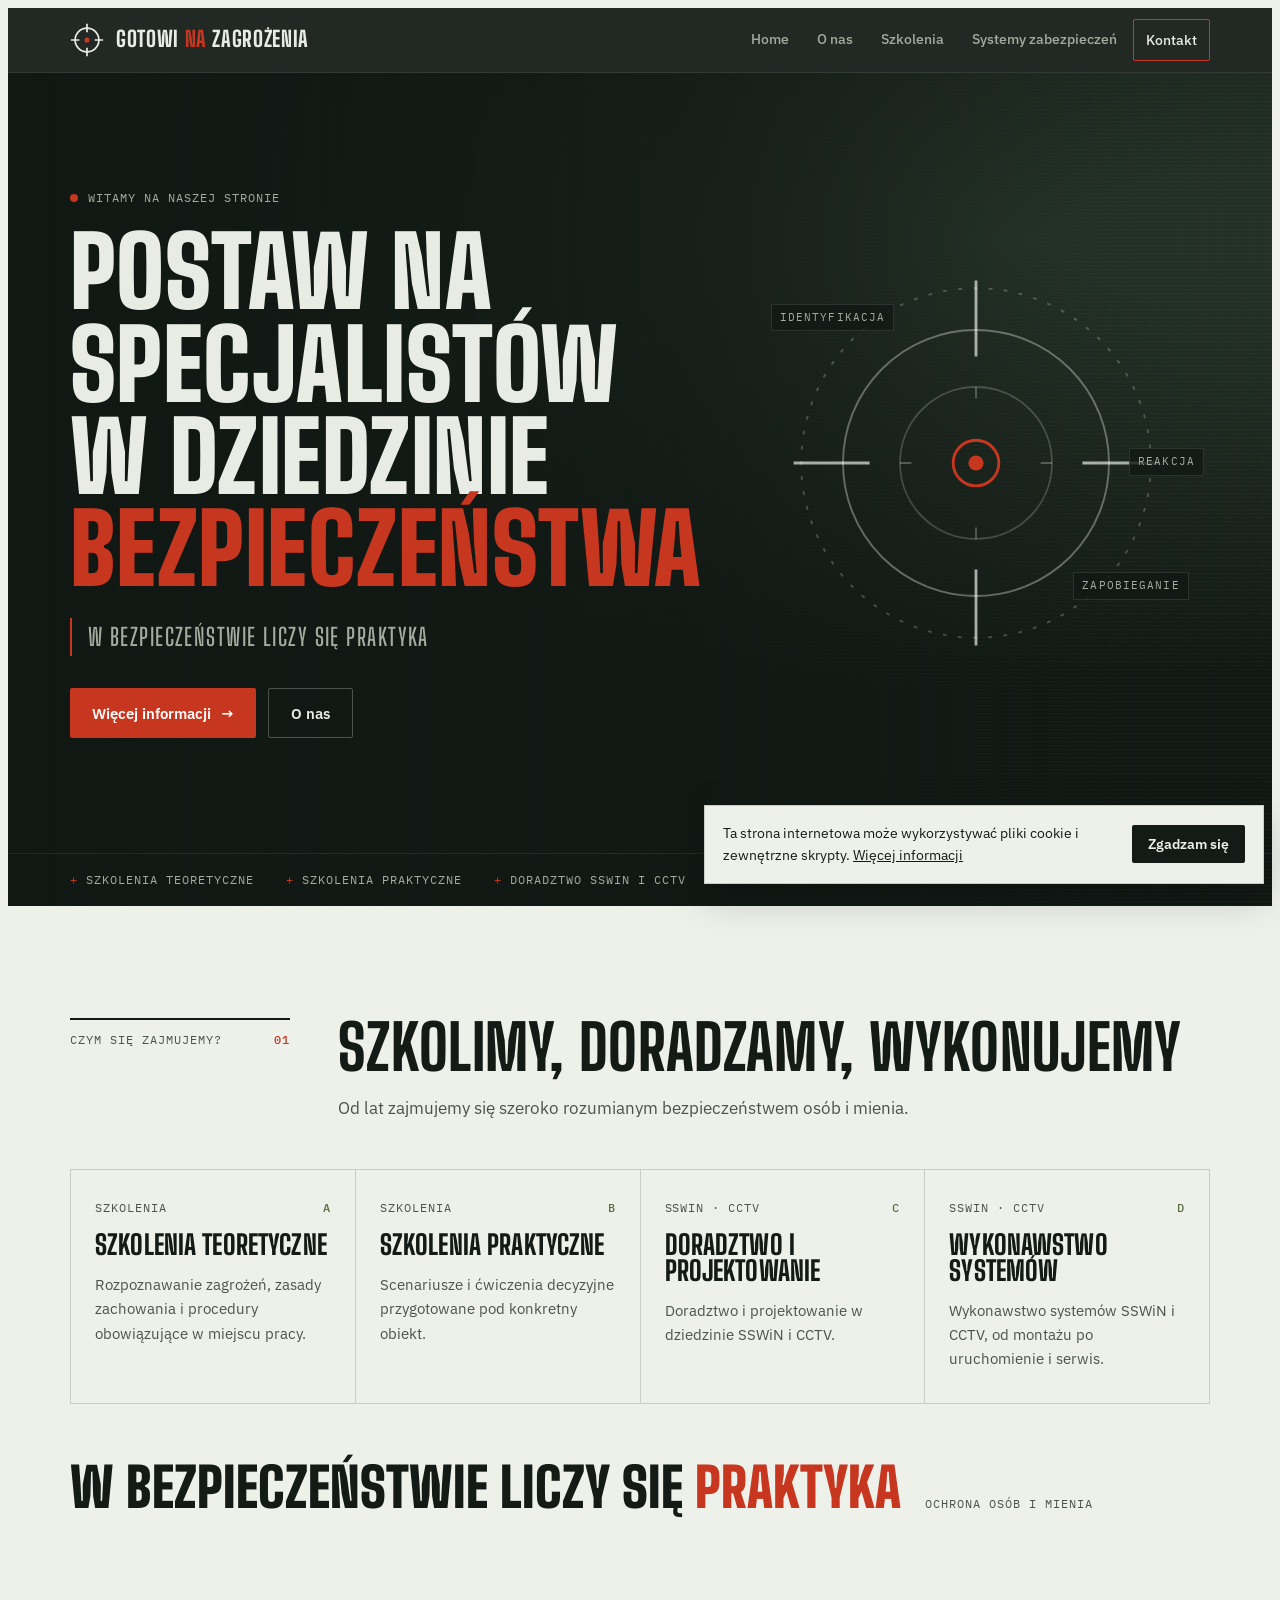
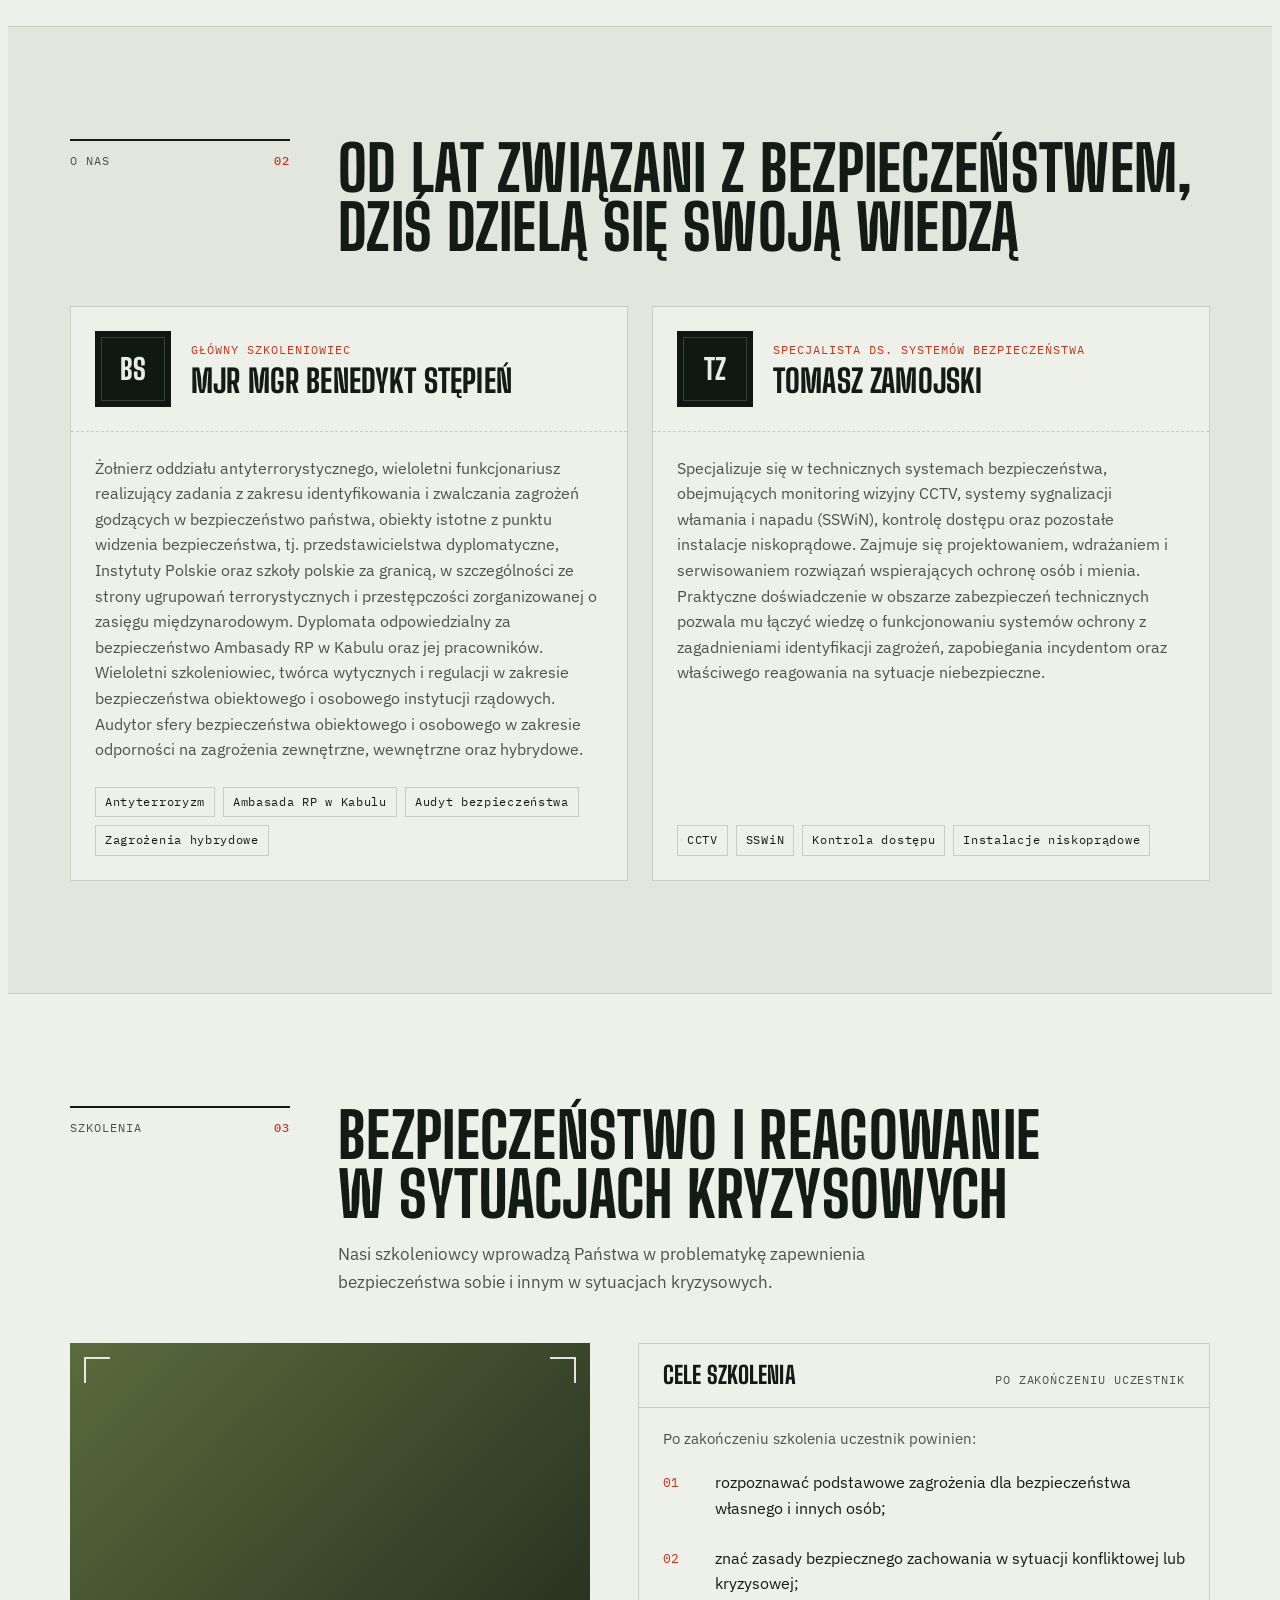
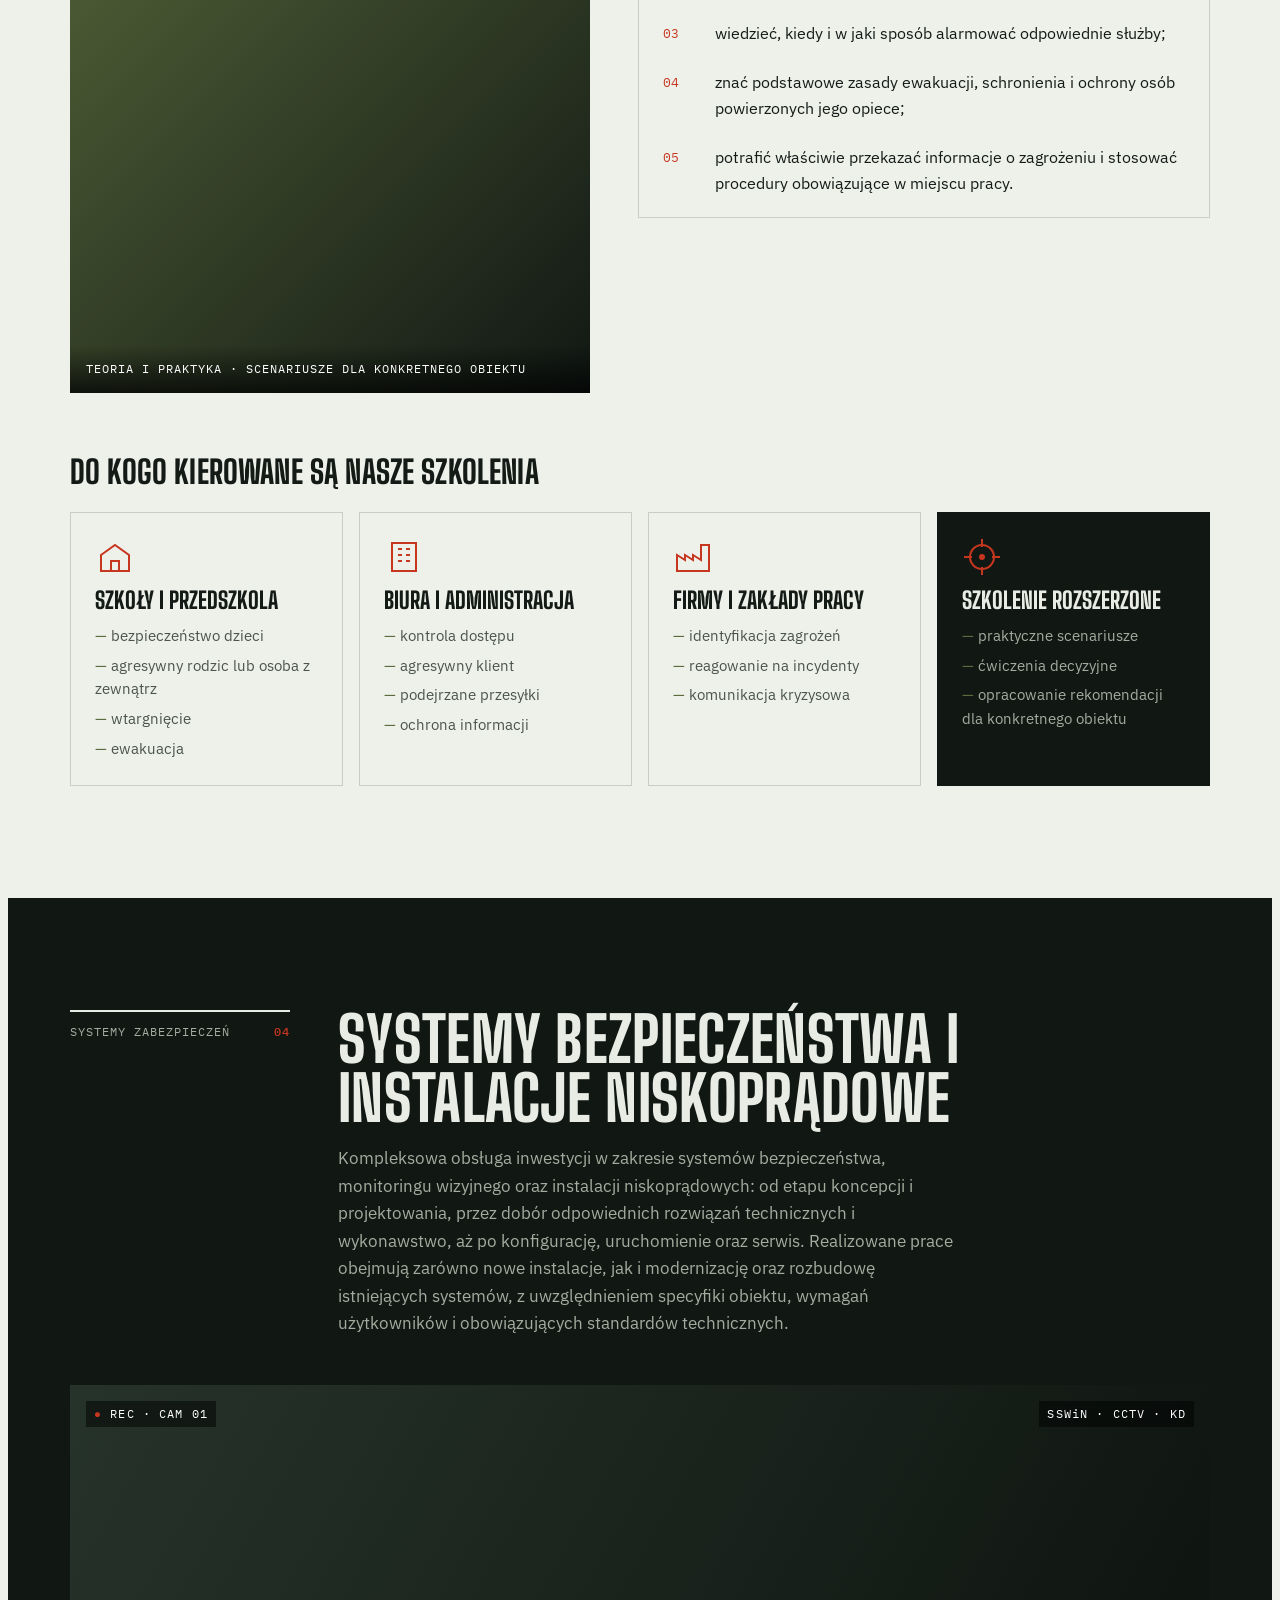
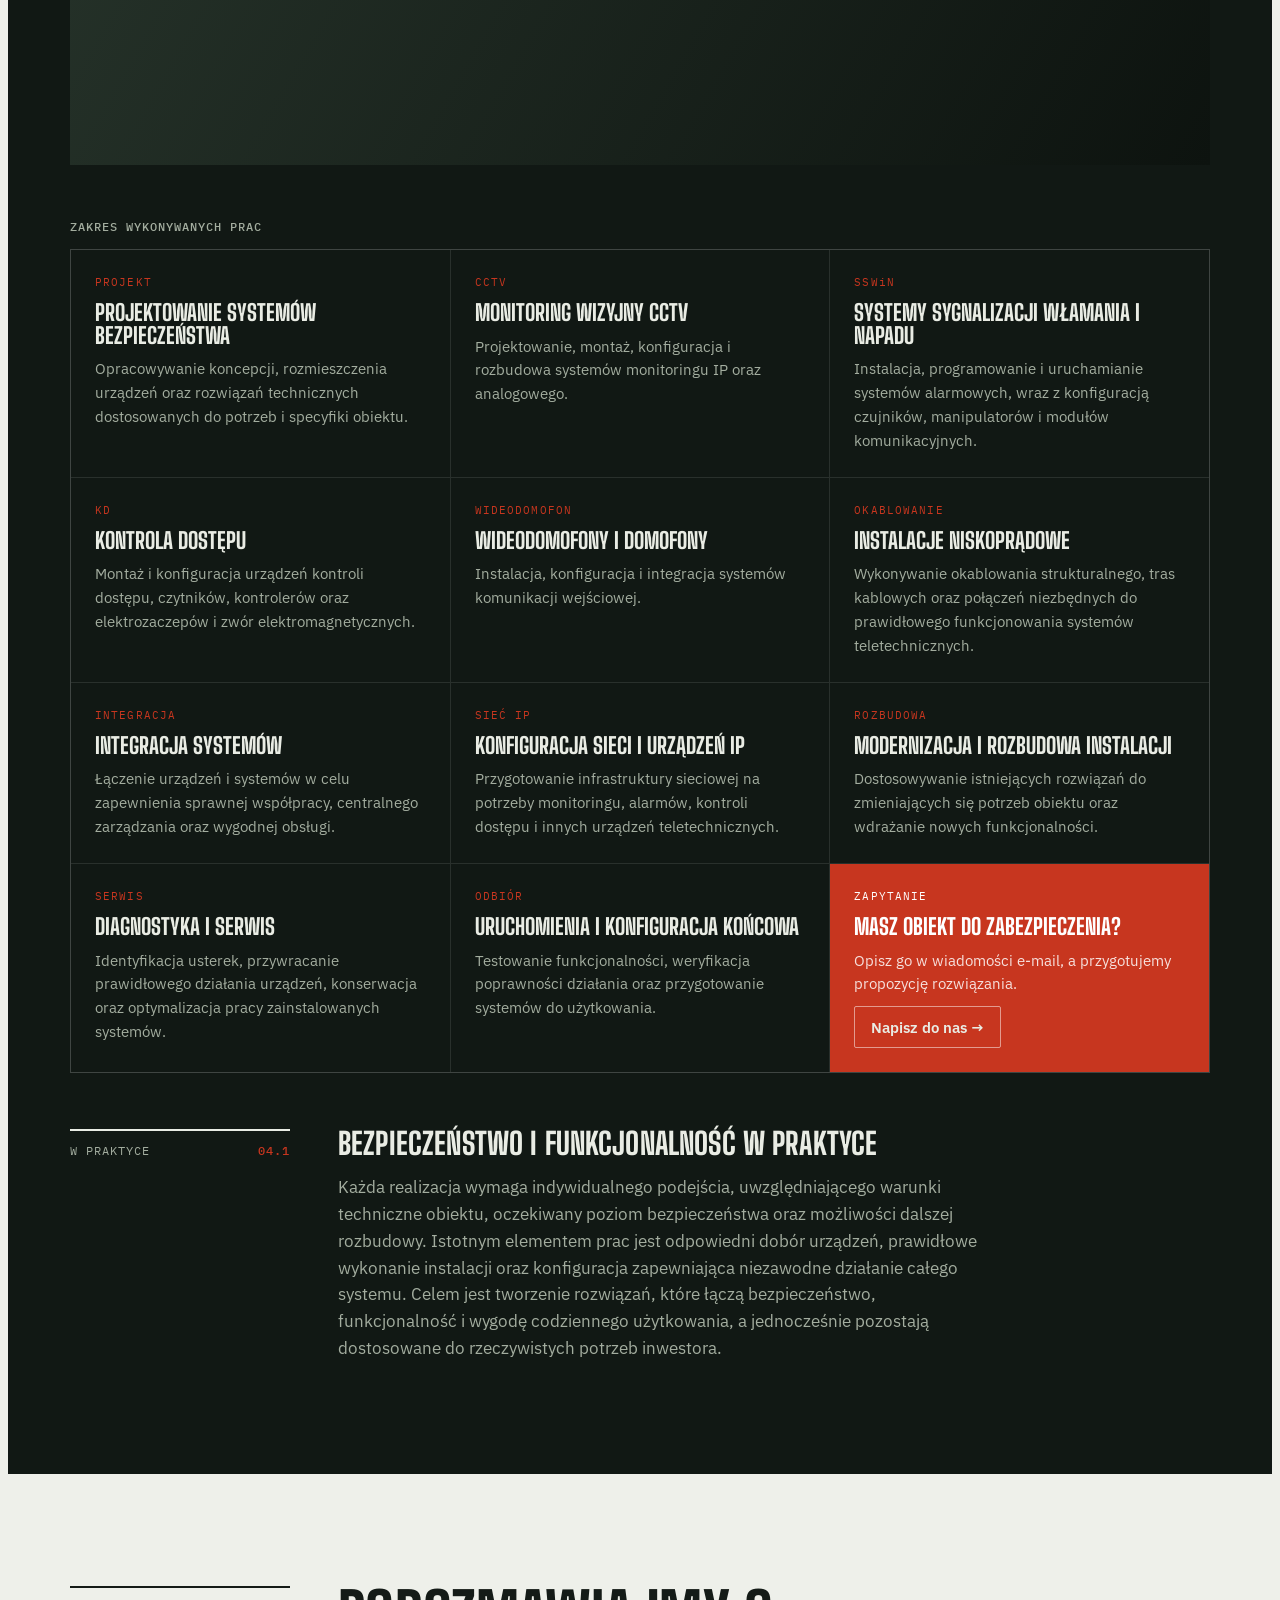
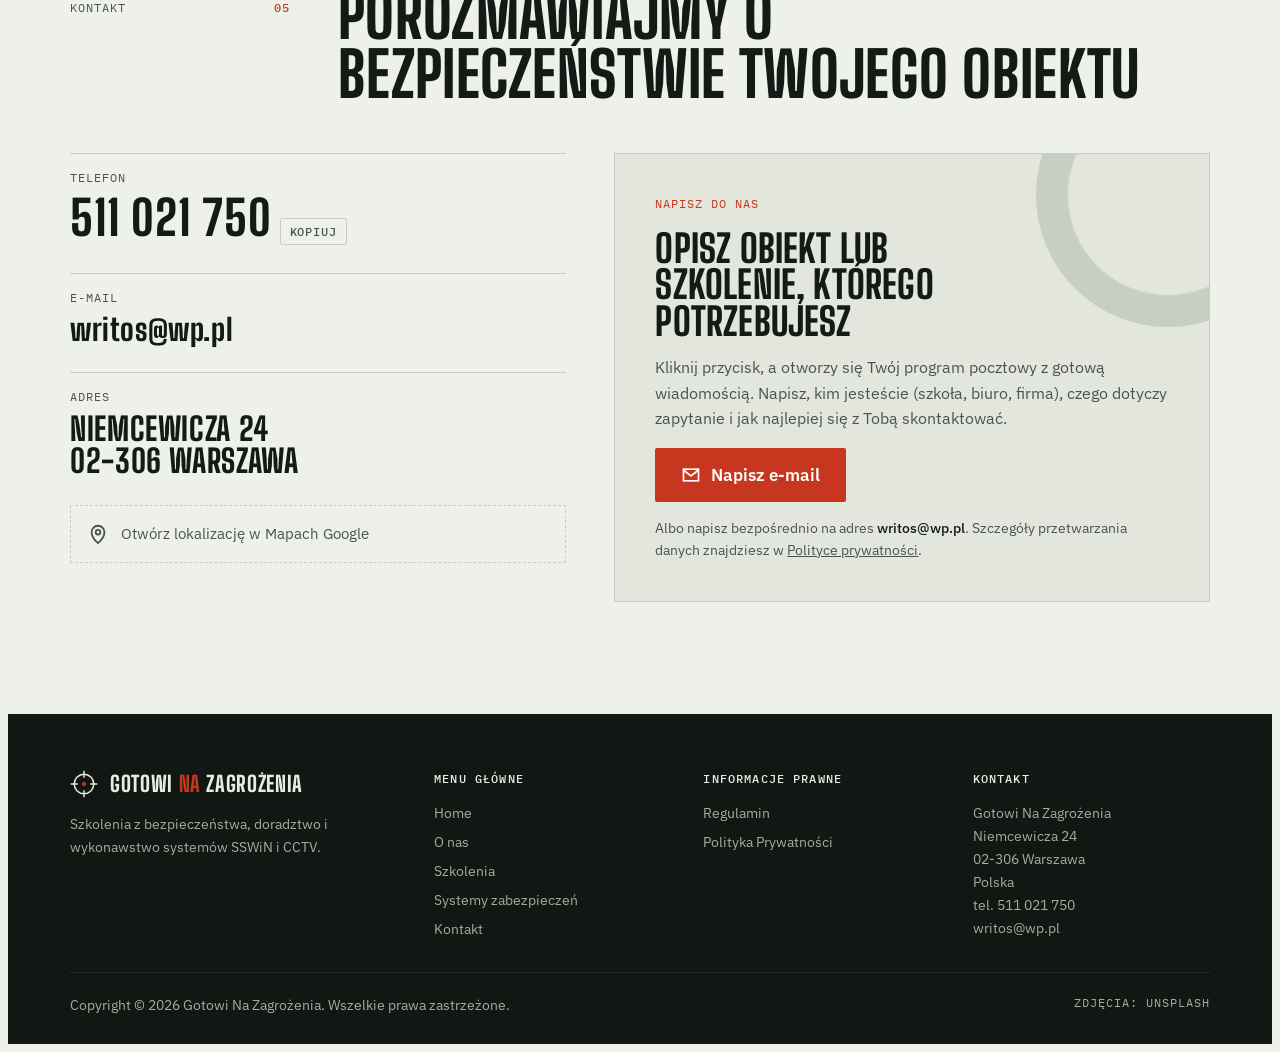
<file: index.html>
<!doctype html>
<html lang="pl">
<head>
<meta charset="utf-8">
<meta name="viewport" content="width=device-width,initial-scale=1,viewport-fit=cover">
<title>Gotowi Na Zagrożenia</title>
<meta name="claude:viewport-fit-sides" content="cover">
<link rel="preconnect" href="https://fonts.googleapis.com">
<link rel="stylesheet" href="https://fonts.googleapis.com/css2?family=Big+Shoulders+Display:wght@600;800;900&family=IBM+Plex+Sans:wght@400;500;600&family=IBM+Plex+Mono:wght@400;500&display=swap">
<link rel="stylesheet" href="styles.css">
</head>
<body>

<header class="top" id="top">
  <div class="wrap">
    <a class="brand" href="#home" aria-label="Gotowi Na Zagrożenia, strona główna">
      <svg width="34" height="34" viewBox="0 0 40 40" fill="none" aria-hidden="true"><circle cx="20" cy="20" r="14" stroke="currentColor" stroke-width="2"/><circle cx="20" cy="20" r="3" fill="var(--signal)"/><path d="M20 1v10M20 29v10M1 20h10M29 20h10" stroke="currentColor" stroke-width="2"/></svg>
      <b>Gotowi <span>Na</span> Zagrożenia</b>
    </a>
    <nav aria-label="Menu główne">
      <button class="burger" type="button" id="burger" aria-expanded="false" aria-controls="menu">MENU</button>
      <ul id="menu">
        <li><a href="#home">Home</a></li>
        <li><a href="#o-nas">O nas</a></li>
        <li><a href="#szkolenia">Szkolenia</a></li>
        <li><a href="#systemy">Systemy zabezpieczeń</a></li>
        <li><a class="cta" href="#kontakt">Kontakt</a></li>
      </ul>
    </nav>
  </div>
</header>
<main>
<section class="hero" id="home">
  <div class="photo"><img src="https://images.unsplash.com/photo-1557597774-9d273605dfa9?w=2000&q=70&auto=format&fit=crop" alt="" onerror="this.remove()"></div>
  <div class="wrap">
    <div>
      <div class="eyebrow mono"><i></i>Witamy na naszej stronie</div>
      <h1>Postaw na specjalistów w&nbsp;dziedzinie <em>bezpieczeństwa</em></h1>
      <p class="lead">W bezpieczeństwie liczy się praktyka</p>
      <div class="btns">
        <a class="btn primary" href="#kontakt">Więcej informacji <span aria-hidden="true">→</span></a>
        <a class="btn ghost" href="#o-nas">O nas</a>
      </div>
    </div>
    <div class="reticle" aria-hidden="true">
      <svg viewBox="0 0 200 200" fill="none">
        <g class="spin" stroke="#ffffff38"><circle cx="100" cy="100" r="92" stroke-dasharray="2 6"/></g>
        <circle cx="100" cy="100" r="70" stroke="#ffffff55"/>
        <circle cx="100" cy="100" r="40" stroke="#ffffff30"/>
        <path d="M100 4v40M100 156v40M4 100h40M156 100h40" stroke="#ffffffa0" stroke-width="1.5"/>
        <g stroke="#ffffff40"><path d="M100 60v6M100 134v6M60 100h6M134 100h6"/></g>
        <circle cx="100" cy="100" r="4" fill="var(--signal)"/>
        <circle cx="100" cy="100" r="12" stroke="var(--signal)" stroke-width="1.5"/>
      </svg>
      <span class="tag t1">IDENTYFIKACJA</span>
      <span class="tag t3">REAKCJA</span>
      <span class="tag t2">ZAPOBIEGANIE</span>
    </div>
  </div>
  <div class="ticker mono"><div class="wrap"><span>Szkolenia teoretyczne</span><span>Szkolenia praktyczne</span><span>Doradztwo SSWiN i CCTV</span><span>Wykonawstwo SSWiN i CCTV</span></div></div>
</section>

<section class="sec" id="uslugi">
  <div class="wrap">
    <div class="sec-head">
      <div class="code mono"><span>Czym się zajmujemy?</span><b>01</b></div>
      <div>
        <h2>Szkolimy, doradzamy, wykonujemy</h2>
        <p>Od lat zajmujemy się szeroko rozumianym bezpieczeństwem osób i mienia.</p>
      </div>
    </div>
    <div class="pillars">
      <article class="pillar"><div class="k mono"><span>Szkolenia</span><b>A</b></div><h3>Szkolenia teoretyczne</h3><p>Rozpoznawanie zagrożeń, zasady zachowania i procedury obowiązujące w miejscu pracy.</p></article>
      <article class="pillar"><div class="k mono"><span>Szkolenia</span><b>B</b></div><h3>Szkolenia praktyczne</h3><p>Scenariusze i ćwiczenia decyzyjne przygotowane pod konkretny obiekt.</p></article>
      <article class="pillar"><div class="k mono"><span>SSWiN · CCTV</span><b>C</b></div><h3>Doradztwo i projektowanie</h3><p>Doradztwo i projektowanie w dziedzinie SSWiN i CCTV.</p></article>
      <article class="pillar"><div class="k mono"><span>SSWiN · CCTV</span><b>D</b></div><h3>Wykonawstwo systemów</h3><p>Wykonawstwo systemów SSWiN i CCTV, od montażu po uruchomienie i serwis.</p></article>
    </div>
    <div class="motto"><strong>W bezpieczeństwie liczy się <span>praktyka</span></strong><small class="mono">Ochrona osób i mienia</small></div>
  </div>
</section>

<section class="sec team" id="o-nas">
  <div class="wrap">
    <div class="sec-head">
      <div class="code mono"><span>O nas</span><b>02</b></div>
      <div><h2>Od lat związani z bezpieczeństwem, dziś dzielą się swoją wiedzą</h2></div>
    </div>
    <div class="people">
      <article class="person">
        <header>
          <div class="badge" aria-hidden="true">BS</div>
          <div><div class="role mono">Główny szkoleniowiec</div><h3>Mjr mgr Benedykt Stępień</h3></div>
        </header>
        <p class="bio">Żołnierz oddziału antyterrorystycznego, wieloletni funkcjonariusz realizujący zadania z zakresu identyfikowania i zwalczania zagrożeń godzących w bezpieczeństwo państwa, obiekty istotne z punktu widzenia bezpieczeństwa, tj. przedstawicielstwa dyplomatyczne, Instytuty Polskie oraz szkoły polskie za granicą, w szczególności ze strony ugrupowań terrorystycznych i przestępczości zorganizowanej o zasięgu międzynarodowym. Dyplomata odpowiedzialny za bezpieczeństwo Ambasady RP w Kabulu oraz jej pracowników. Wieloletni szkoleniowiec, twórca wytycznych i regulacji w zakresie bezpieczeństwa obiektowego i osobowego instytucji rządowych. Audytor sfery bezpieczeństwa obiektowego i osobowego w zakresie odporności na zagrożenia zewnętrzne, wewnętrzne oraz hybrydowe.</p>
        <div class="chips"><span class="chip">Antyterroryzm</span><span class="chip">Ambasada RP w Kabulu</span><span class="chip">Audyt bezpieczeństwa</span><span class="chip">Zagrożenia hybrydowe</span></div>
      </article>
      <article class="person">
        <header>
          <div class="badge" aria-hidden="true">TZ</div>
          <div><div class="role mono">Specjalista ds. systemów bezpieczeństwa</div><h3>Tomasz Zamojski</h3></div>
        </header>
        <p class="bio">Specjalizuje się w technicznych systemach bezpieczeństwa, obejmujących monitoring wizyjny CCTV, systemy sygnalizacji włamania i napadu (SSWiN), kontrolę dostępu oraz pozostałe instalacje niskoprądowe. Zajmuje się projektowaniem, wdrażaniem i serwisowaniem rozwiązań wspierających ochronę osób i mienia. Praktyczne doświadczenie w obszarze zabezpieczeń technicznych pozwala mu łączyć wiedzę o funkcjonowaniu systemów ochrony z zagadnieniami identyfikacji zagrożeń, zapobiegania incydentom oraz właściwego reagowania na sytuacje niebezpieczne.</p>
        <div class="chips"><span class="chip">CCTV</span><span class="chip">SSWiN</span><span class="chip">Kontrola dostępu</span><span class="chip">Instalacje niskoprądowe</span></div>
      </article>
    </div>
  </div>
</section>

<section class="sec" id="szkolenia">
  <div class="wrap">
    <div class="sec-head">
      <div class="code mono"><span>Szkolenia</span><b>03</b></div>
      <div>
        <h2>Bezpieczeństwo i reagowanie w sytuacjach kryzysowych</h2>
        <p>Nasi szkoleniowcy wprowadzą Państwa w problematykę zapewnienia bezpieczeństwa sobie i innym w sytuacjach kryzysowych.</p>
      </div>
    </div>
    <div class="train-grid">
      <figure class="figure" style="margin:0">
        <img src="https://images.unsplash.com/photo-1524178232363-1fb2b075b655?w=1200&q=70&auto=format&fit=crop" alt="Uczestnicy szkolenia na sali wykładowej" onerror="this.remove()">
        <span class="corner c1"></span><span class="corner c2"></span>
        <figcaption class="mono">Teoria i praktyka · scenariusze dla konkretnego obiektu</figcaption>
      </figure>
      <div class="goals">
        <h3>Cele szkolenia <small>Po zakończeniu uczestnik</small></h3>
        <p class="intro">Po zakończeniu szkolenia uczestnik powinien:</p>
        <ol>
          <li>rozpoznawać podstawowe zagrożenia dla bezpieczeństwa własnego i innych osób;</li>
          <li>znać zasady bezpiecznego zachowania w sytuacji konfliktowej lub kryzysowej;</li>
          <li>wiedzieć, kiedy i w jaki sposób alarmować odpowiednie służby;</li>
          <li>znać podstawowe zasady ewakuacji, schronienia i ochrony osób powierzonych jego opiece;</li>
          <li>potrafić właściwie przekazać informacje o zagrożeniu i stosować procedury obowiązujące w miejscu pracy.</li>
        </ol>
      </div>
    </div>
    <div class="audience">
      <h3 class="sub">Do kogo kierowane są nasze szkolenia</h3>
      <div class="aud">
        <article class="card">
          <svg class="ico" viewBox="0 0 40 40" fill="none" stroke="currentColor" stroke-width="2" aria-hidden="true"><path d="M6 18 20 8l14 10v16H6z"/><path d="M16 34V24h8v10"/></svg>
          <h4>Szkoły i przedszkola</h4>
          <ul><li>bezpieczeństwo dzieci</li><li>agresywny rodzic lub osoba z zewnątrz</li><li>wtargnięcie</li><li>ewakuacja</li></ul>
        </article>
        <article class="card">
          <svg class="ico" viewBox="0 0 40 40" fill="none" stroke="currentColor" stroke-width="2" aria-hidden="true"><rect x="8" y="6" width="24" height="28"/><path d="M14 12h4M22 12h4M14 18h4M22 18h4M14 24h4M22 24h4"/></svg>
          <h4>Biura i administracja</h4>
          <ul><li>kontrola dostępu</li><li>agresywny klient</li><li>podejrzane przesyłki</li><li>ochrona informacji</li></ul>
        </article>
        <article class="card">
          <svg class="ico" viewBox="0 0 40 40" fill="none" stroke="currentColor" stroke-width="2" aria-hidden="true"><path d="M4 34V18l8 5v-5l8 5v-5l8 5V8h8v26z"/></svg>
          <h4>Firmy i zakłady pracy</h4>
          <ul><li>identyfikacja zagrożeń</li><li>reagowanie na incydenty</li><li>komunikacja kryzysowa</li></ul>
        </article>
        <article class="card ext">
          <svg class="ico" viewBox="0 0 40 40" fill="none" stroke="currentColor" stroke-width="2" aria-hidden="true"><circle cx="20" cy="20" r="12"/><circle cx="20" cy="20" r="2" fill="currentColor"/><path d="M20 2v8M20 30v8M2 20h8M30 20h8"/></svg>
          <h4>Szkolenie rozszerzone</h4>
          <ul><li>praktyczne scenariusze</li><li>ćwiczenia decyzyjne</li><li>opracowanie rekomendacji dla konkretnego obiektu</li></ul>
        </article>
      </div>
    </div>
  </div>
</section>

<section class="sec systems" id="systemy">
  <div class="wrap">
    <div class="sec-head">
      <div class="code mono"><span>Systemy zabezpieczeń</span><b>04</b></div>
      <div>
        <h2>Systemy bezpieczeństwa i instalacje niskoprądowe</h2>
        <p>Kompleksowa obsługa inwestycji w zakresie systemów bezpieczeństwa, monitoringu wizyjnego oraz instalacji niskoprądowych: od etapu koncepcji i projektowania, przez dobór odpowiednich rozwiązań technicznych i wykonawstwo, aż po konfigurację, uruchomienie oraz serwis. Realizowane prace obejmują zarówno nowe instalacje, jak i modernizację oraz rozbudowę istniejących systemów, z uwzględnieniem specyfiki obiektu, wymagań użytkowników i obowiązujących standardów technicznych.</p>
      </div>
    </div>
    <div class="sys-band">
      <img src="https://images.unsplash.com/photo-1558002038-1055907df827?w=2000&q=70&auto=format&fit=crop" alt="Kamera monitoringu zamontowana na budynku" onerror="this.remove()">
      <div class="hud"><span class="rec">REC · CAM 01</span><span>SSWiN · CCTV · KD</span></div>
    </div>
    <h3 class="mono" style="font-family:var(--mono);font-size:.78rem;font-weight:500;color:var(--on-night-2);margin:0 0 16px">Zakres wykonywanych prac</h3>
    <ul class="scope">
      <li><span class="tag">PROJEKT</span><h4>Projektowanie systemów bezpieczeństwa</h4><p>Opracowywanie koncepcji, rozmieszczenia urządzeń oraz rozwiązań technicznych dostosowanych do potrzeb i specyfiki obiektu.</p></li>
      <li><span class="tag">CCTV</span><h4>Monitoring wizyjny CCTV</h4><p>Projektowanie, montaż, konfiguracja i rozbudowa systemów monitoringu IP oraz analogowego.</p></li>
      <li><span class="tag">SSWiN</span><h4>Systemy sygnalizacji włamania i napadu</h4><p>Instalacja, programowanie i uruchamianie systemów alarmowych, wraz z konfiguracją czujników, manipulatorów i modułów komunikacyjnych.</p></li>
      <li><span class="tag">KD</span><h4>Kontrola dostępu</h4><p>Montaż i konfiguracja urządzeń kontroli dostępu, czytników, kontrolerów oraz elektrozaczepów i zwór elektromagnetycznych.</p></li>
      <li><span class="tag">WIDEODOMOFON</span><h4>Wideodomofony i domofony</h4><p>Instalacja, konfiguracja i integracja systemów komunikacji wejściowej.</p></li>
      <li><span class="tag">OKABLOWANIE</span><h4>Instalacje niskoprądowe</h4><p>Wykonywanie okablowania strukturalnego, tras kablowych oraz połączeń niezbędnych do prawidłowego funkcjonowania systemów teletechnicznych.</p></li>
      <li><span class="tag">INTEGRACJA</span><h4>Integracja systemów</h4><p>Łączenie urządzeń i systemów w celu zapewnienia sprawnej współpracy, centralnego zarządzania oraz wygodnej obsługi.</p></li>
      <li><span class="tag">SIEĆ IP</span><h4>Konfiguracja sieci i urządzeń IP</h4><p>Przygotowanie infrastruktury sieciowej na potrzeby monitoringu, alarmów, kontroli dostępu i innych urządzeń teletechnicznych.</p></li>
      <li><span class="tag">ROZBUDOWA</span><h4>Modernizacja i rozbudowa instalacji</h4><p>Dostosowywanie istniejących rozwiązań do zmieniających się potrzeb obiektu oraz wdrażanie nowych funkcjonalności.</p></li>
      <li><span class="tag">SERWIS</span><h4>Diagnostyka i serwis</h4><p>Identyfikacja usterek, przywracanie prawidłowego działania urządzeń, konserwacja oraz optymalizacja pracy zainstalowanych systemów.</p></li>
      <li><span class="tag">ODBIÓR</span><h4>Uruchomienia i konfiguracja końcowa</h4><p>Testowanie funkcjonalności, weryfikacja poprawności działania oraz przygotowanie systemów do użytkowania.</p></li>
      <li style="background:var(--signal);color:#fff;justify-content:space-between"><span class="tag" style="color:#fff">ZAPYTANIE</span><h4>Masz obiekt do zabezpieczenia?</h4><p style="color:#ffffffd8">Opisz go w wiadomości e-mail, a przygotujemy propozycję rozwiązania.</p><a class="btn ghost" style="border-color:#ffffff80;justify-self:start;align-self:flex-start;padding:10px 16px" href="#kontakt">Napisz do nas →</a></li>
    </ul>
    <div class="practice">
      <div class="code mono"><span>W praktyce</span><b>04.1</b></div>
      <div>
        <h3 style="margin-bottom:16px">Bezpieczeństwo i funkcjonalność w praktyce</h3>
        <p>Każda realizacja wymaga indywidualnego podejścia, uwzględniającego warunki techniczne obiektu, oczekiwany poziom bezpieczeństwa oraz możliwości dalszej rozbudowy. Istotnym elementem prac jest odpowiedni dobór urządzeń, prawidłowe wykonanie instalacji oraz konfiguracja zapewniająca niezawodne działanie całego systemu. Celem jest tworzenie rozwiązań, które łączą bezpieczeństwo, funkcjonalność i wygodę codziennego użytkowania, a jednocześnie pozostają dostosowane do rzeczywistych potrzeb inwestora.</p>
      </div>
    </div>
  </div>
</section>

<section class="sec" id="kontakt">
  <div class="wrap">
    <div class="sec-head">
      <div class="code mono"><span>Kontakt</span><b>05</b></div>
      <div><h2>Porozmawiajmy o bezpieczeństwie Twojego obiektu</h2></div>
    </div>
    <div class="contact-grid">
      <div class="info">
        <div class="row"><span class="mono">Telefon</span><div><span class="big" id="phone">511 021 750</span><button class="copy" type="button" id="copyPhone">KOPIUJ</button></div></div>
        <div class="row"><span class="mono">E-mail</span><span class="big" style="font-size:clamp(1.4rem,3vw,1.9rem);text-transform:none">writos@wp.pl</span></div>
        <div class="row"><span class="mono">Adres</span><address class="big" style="font-size:clamp(1.5rem,3vw,2rem);font-style:normal">Niemcewicza 24<br>02-306 Warszawa</address></div>
        <a class="map" href="https://www.google.com/maps/search/?api=1&query=Niemcewicza+24,+02-306+Warszawa" target="_blank" rel="noopener">
          <svg width="22" height="22" viewBox="0 0 24 24" fill="none" stroke="currentColor" stroke-width="2" aria-hidden="true"><path d="M12 22s7-6.2 7-12a7 7 0 1 0-14 0c0 5.8 7 12 7 12z"/><circle cx="12" cy="10" r="2.5"/></svg>
          Otwórz lokalizację w Mapach Google
        </a>
      </div>
      <div class="mailbox">
        <span class="mono">Napisz do nas</span>
        <h3>Opisz obiekt lub szkolenie, którego potrzebujesz</h3>
        <p>Kliknij przycisk, a otworzy się Twój program pocztowy z gotową wiadomością. Napisz, kim jesteście (szkoła, biuro, firma), czego dotyczy zapytanie i jak najlepiej się z Tobą skontaktować.</p>
        <a class="btn primary btn-mail" href="mailto:writos@wp.pl?subject=Zapytanie%20ze%20strony%20gotowinazagrozenia.pl&amp;body=Dzie%C5%84%20dobry%2C%0A%0A">
          <svg width="20" height="20" viewBox="0 0 24 24" fill="none" stroke="currentColor" stroke-width="2" aria-hidden="true"><rect x="3" y="5" width="18" height="14"/><path d="m3 6 9 7 9-7"/></svg>
          Napisz e-mail
        </a>
        <small>Albo napisz bezpośrednio na adres <b>writos@wp.pl</b>. Szczegóły przetwarzania danych znajdziesz w <a href="polityka-prywatnosci.html">Polityce prywatności</a>.</small>
      </div>
    </div>
  </div>
</section>
</main>

<footer>
  <div class="wrap">
    <div>
      <a class="brand" href="#home" style="color:var(--on-night);margin-bottom:14px">
        <svg width="28" height="28" viewBox="0 0 40 40" fill="none" aria-hidden="true"><circle cx="20" cy="20" r="14" stroke="currentColor" stroke-width="2"/><circle cx="20" cy="20" r="3" fill="var(--signal)"/><path d="M20 1v10M20 29v10M1 20h10M29 20h10" stroke="currentColor" stroke-width="2"/></svg>
        <b>Gotowi <span>Na</span> Zagrożenia</b>
      </a>
      <p style="margin:0;max-width:34ch">Szkolenia z bezpieczeństwa, doradztwo i wykonawstwo systemów SSWiN i CCTV.</p>
    </div>
    <div><h5>Menu główne</h5><ul><li><a href="#home">Home</a></li><li><a href="#o-nas">O nas</a></li><li><a href="#szkolenia">Szkolenia</a></li><li><a href="#systemy">Systemy zabezpieczeń</a></li><li><a href="#kontakt">Kontakt</a></li></ul></div>
    <div><h5>Informacje prawne</h5><ul><li><a href="regulamin.html">Regulamin</a></li><li><a href="polityka-prywatnosci.html">Polityka Prywatności</a></li></ul></div>
    <div><h5>Kontakt</h5><address>Gotowi Na Zagrożenia<br>Niemcewicza 24<br>02-306 Warszawa<br>Polska<br>tel. 511 021 750<br>writos@wp.pl</address></div>
    <div class="legal"><span>Copyright © 2026 Gotowi Na Zagrożenia. Wszelkie prawa zastrzeżone.</span><span class="mono">Zdjęcia: Unsplash</span></div>
  </div>
</footer>
<div class="cookie" id="cookie" role="region" aria-label="Pliki cookie">
  <p>Ta strona internetowa może wykorzystywać pliki cookie i zewnętrzne skrypty. <a href="polityka-prywatnosci.html">Więcej informacji</a></p>
  <button type="button" id="cookieOk">Zgadzam się</button>
</div>

<script>
(function(){
  var top=document.getElementById('top'),b=document.getElementById('burger');
  b.addEventListener('click',function(){var o=top.classList.toggle('open');b.setAttribute('aria-expanded',o)});
  document.querySelectorAll('#menu a').forEach(function(a){a.addEventListener('click',function(){top.classList.remove('open');b.setAttribute('aria-expanded','false')})});
  var c=document.getElementById('cookie');
  try{if(localStorage.getItem('gnz-cookie'))c.hidden=true}catch(e){}
  document.getElementById('cookieOk').addEventListener('click',function(){c.hidden=true;try{localStorage.setItem('gnz-cookie','1')}catch(e){}});
  var cp=document.getElementById('copyPhone');if(cp)cp.addEventListener('click',function(){
    var btn=this,t='511021750';
    function done(){btn.textContent='SKOPIOWANO';setTimeout(function(){btn.textContent='KOPIUJ'},1600)}
    function sel(){var r=document.createRange();r.selectNodeContents(document.getElementById('phone'));var s=getSelection();s.removeAllRanges();s.addRange(r)}
    try{navigator.clipboard.writeText(t).then(done,sel)}catch(e){sel()}
  });
})();
</script>
</body>
</html>
</file>
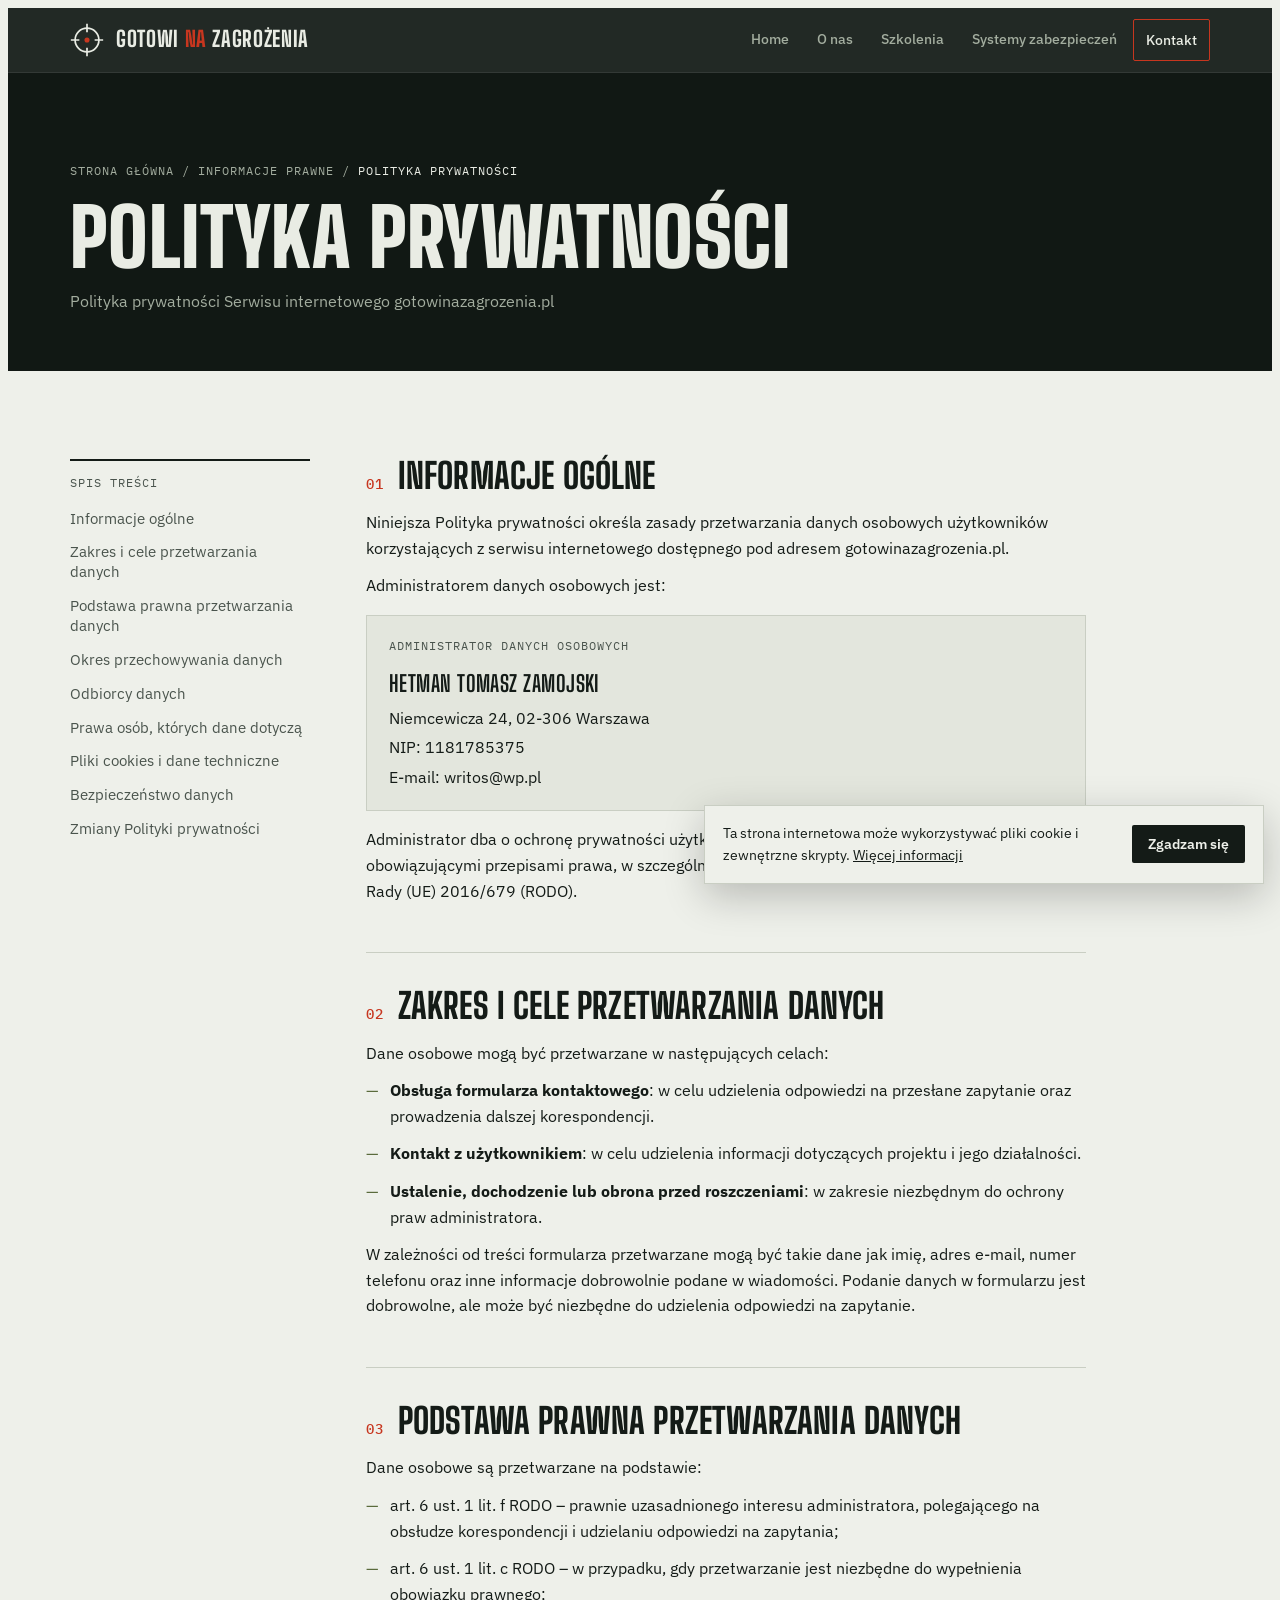
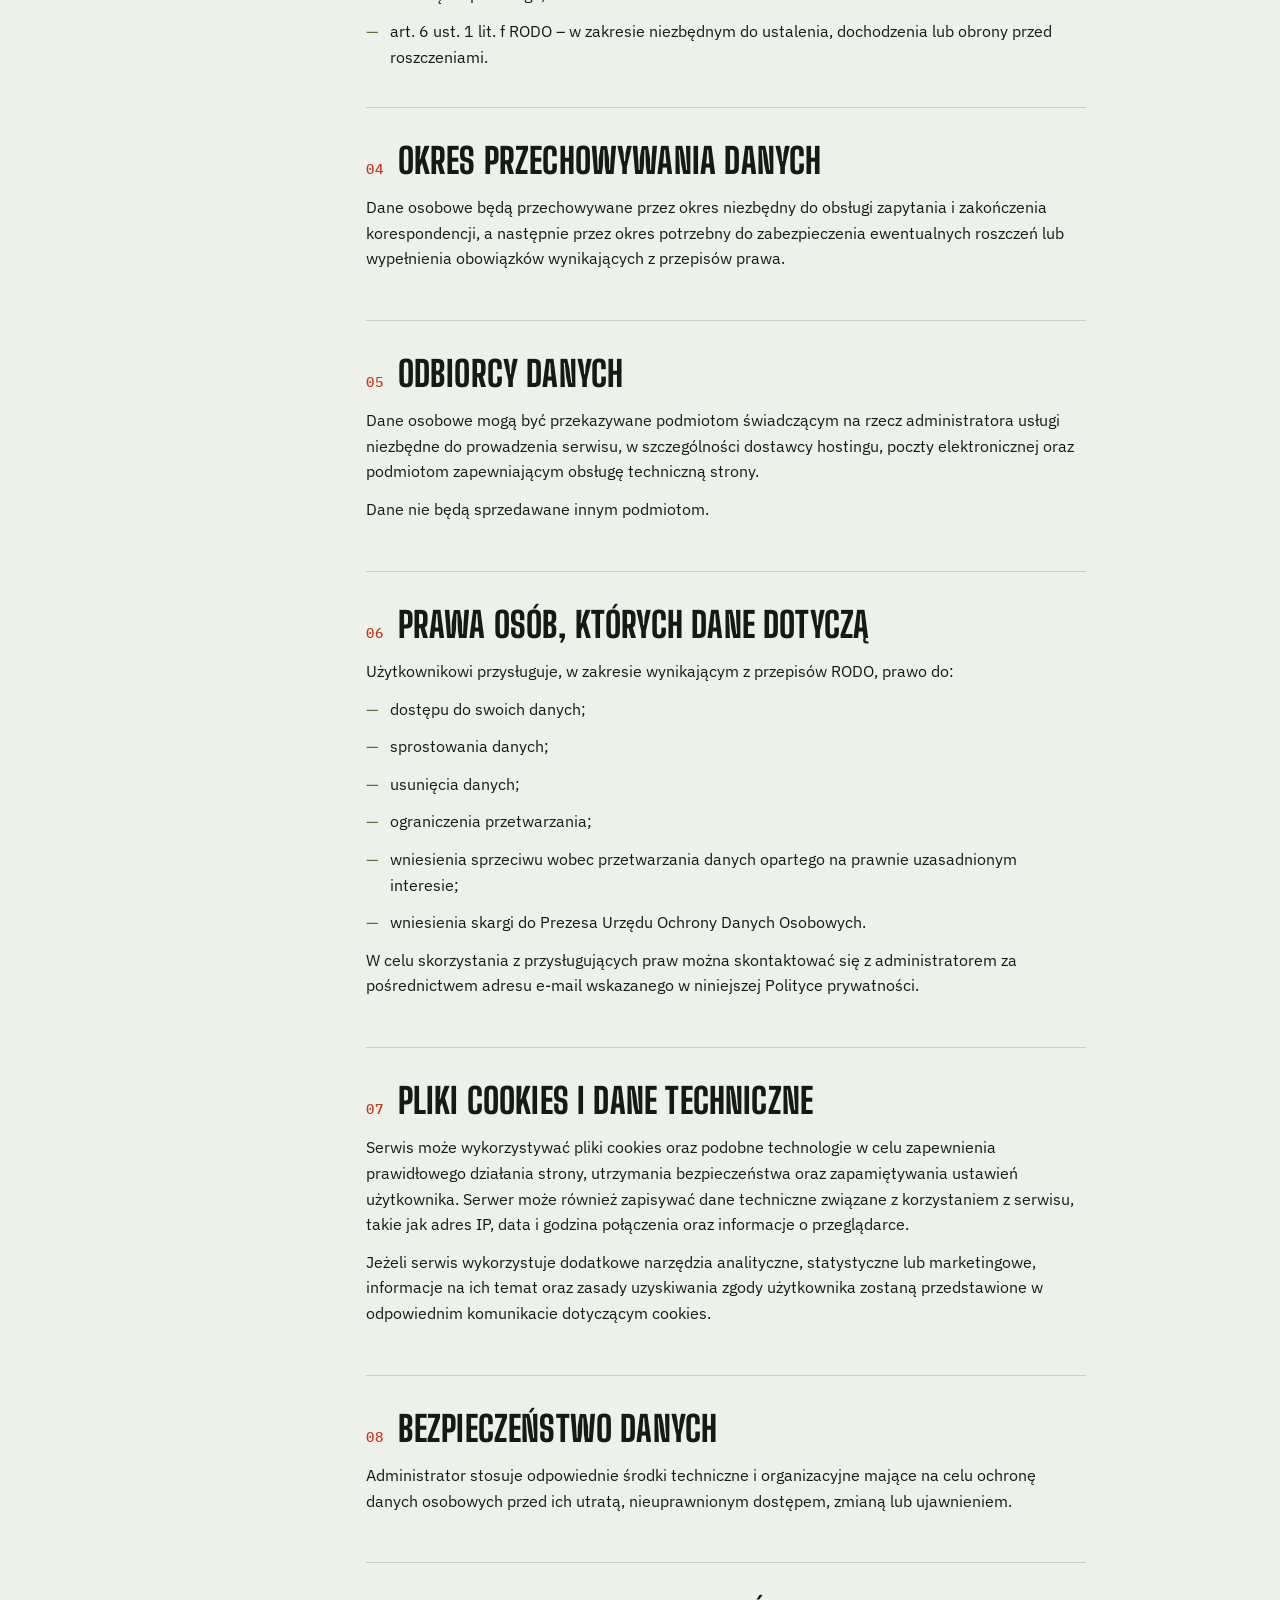
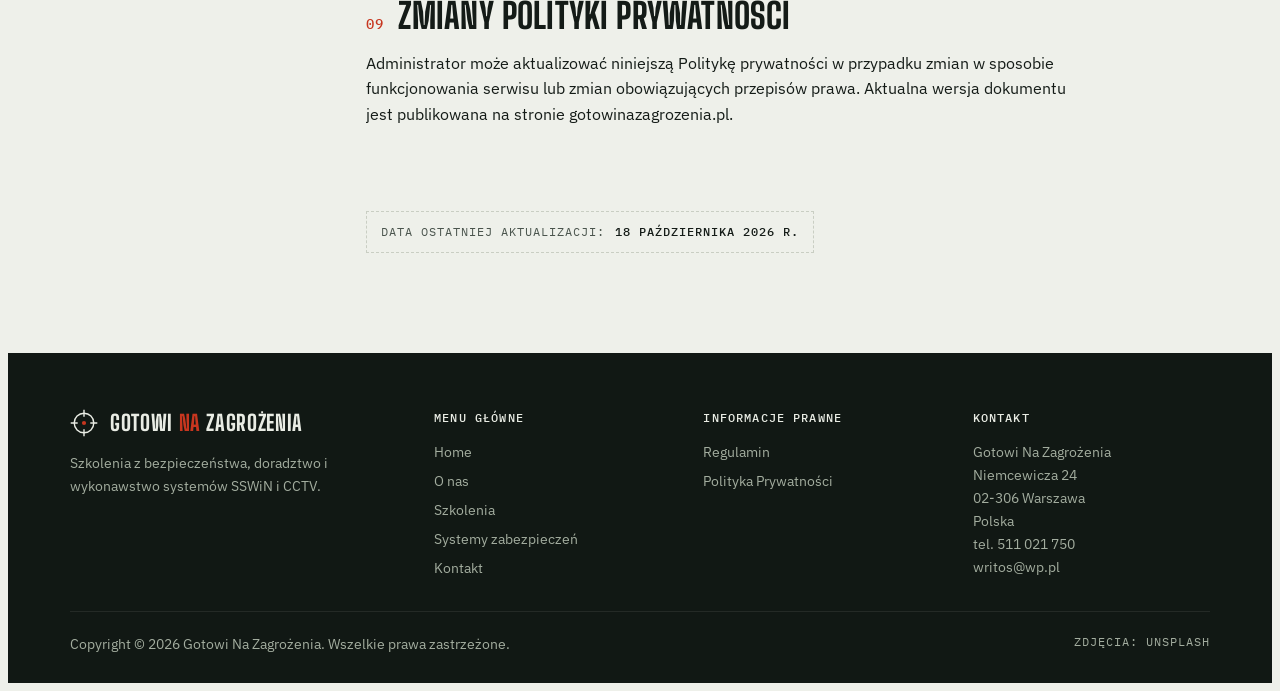
<file: polityka-prywatnosci.html>
<!doctype html>
<html lang="pl">
<head>
<meta charset="utf-8">
<meta name="viewport" content="width=device-width,initial-scale=1,viewport-fit=cover">
<title>Polityka prywatności · Gotowi Na Zagrożenia</title>
<meta name="claude:viewport-fit-sides" content="cover">
<link rel="preconnect" href="https://fonts.googleapis.com">
<link rel="stylesheet" href="https://fonts.googleapis.com/css2?family=Big+Shoulders+Display:wght@600;800;900&family=IBM+Plex+Sans:wght@400;500;600&family=IBM+Plex+Mono:wght@400;500&display=swap">
<link rel="stylesheet" href="styles.css">
</head>
<body>

<header class="top" id="top">
  <div class="wrap">
    <a class="brand" href="index.html#home" aria-label="Gotowi Na Zagrożenia, strona główna">
      <svg width="34" height="34" viewBox="0 0 40 40" fill="none" aria-hidden="true"><circle cx="20" cy="20" r="14" stroke="currentColor" stroke-width="2"/><circle cx="20" cy="20" r="3" fill="var(--signal)"/><path d="M20 1v10M20 29v10M1 20h10M29 20h10" stroke="currentColor" stroke-width="2"/></svg>
      <b>Gotowi <span>Na</span> Zagrożenia</b>
    </a>
    <nav aria-label="Menu główne">
      <button class="burger" type="button" id="burger" aria-expanded="false" aria-controls="menu">MENU</button>
      <ul id="menu">
        <li><a href="index.html#home">Home</a></li>
        <li><a href="index.html#o-nas">O nas</a></li>
        <li><a href="index.html#szkolenia">Szkolenia</a></li>
        <li><a href="index.html#systemy">Systemy zabezpieczeń</a></li>
        <li><a class="cta" href="index.html#kontakt">Kontakt</a></li>
      </ul>
    </nav>
  </div>
</header>
<main>
<section class="doc-hero"><div class="wrap">
  <div class="crumbs mono" aria-label="Okruszki"><a href="index.html">Strona główna</a><span>/</span><span>Informacje prawne</span><span>/</span><span style="color:var(--on-night)">Polityka prywatności</span></div>
  <h1>Polityka prywatności</h1><p>Polityka prywatności Serwisu internetowego gotowinazagrozenia.pl</p>
</div></section>
<div class="wrap doc-grid">
  <aside class="toc" aria-label="Spis treści"><span class="mono">Spis treści</span><ol><li><a href="#s1">Informacje ogólne</a></li><li><a href="#s2">Zakres i cele przetwarzania danych</a></li><li><a href="#s3">Podstawa prawna przetwarzania danych</a></li><li><a href="#s4">Okres przechowywania danych</a></li><li><a href="#s5">Odbiorcy danych</a></li><li><a href="#s6">Prawa osób, których dane dotyczą</a></li><li><a href="#s7">Pliki cookies i dane techniczne</a></li><li><a href="#s8">Bezpieczeństwo danych</a></li><li><a href="#s9">Zmiany Polityki prywatności</a></li></ol></aside>
  <article class="doc"><section id="s1"><h2><span class="n">01</span>Informacje ogólne</h2><p>Niniejsza Polityka prywatności określa zasady przetwarzania danych osobowych użytkowników korzystających z serwisu internetowego dostępnego pod adresem gotowinazagrozenia.pl.</p><p>Administratorem danych osobowych jest:</p><div class="card-admin"><span class="mono">Administrator danych osobowych</span><b>Hetman Tomasz Zamojski</b><span>Niemcewicza 24, 02-306 Warszawa</span><span>NIP: 1181785375</span><span>E-mail: writos@wp.pl</span></div><p>Administrator dba o ochronę prywatności użytkowników i przetwarza dane osobowe zgodnie z obowiązującymi przepisami prawa, w szczególności z Rozporządzeniem Parlamentu Europejskiego i Rady (UE) 2016/679 (RODO).</p></section><section id="s2"><h2><span class="n">02</span>Zakres i cele przetwarzania danych</h2><p>Dane osobowe mogą być przetwarzane w następujących celach:</p><ul><li><span><b>Obsługa formularza kontaktowego</b>: w celu udzielenia odpowiedzi na przesłane zapytanie oraz prowadzenia dalszej korespondencji.</span></li><li><span><b>Kontakt z użytkownikiem</b>: w celu udzielenia informacji dotyczących projektu i jego działalności.</span></li><li><span><b>Ustalenie, dochodzenie lub obrona przed roszczeniami</b>: w zakresie niezbędnym do ochrony praw administratora.</span></li></ul><p>W zależności od treści formularza przetwarzane mogą być takie dane jak imię, adres e-mail, numer telefonu oraz inne informacje dobrowolnie podane w wiadomości. Podanie danych w formularzu jest dobrowolne, ale może być niezbędne do udzielenia odpowiedzi na zapytanie.</p></section><section id="s3"><h2><span class="n">03</span>Podstawa prawna przetwarzania danych</h2><p>Dane osobowe są przetwarzane na podstawie:</p><ul><li><span>art. 6 ust. 1 lit. f RODO – prawnie uzasadnionego interesu administratora, polegającego na obsłudze korespondencji i udzielaniu odpowiedzi na zapytania;</span></li><li><span>art. 6 ust. 1 lit. c RODO – w przypadku, gdy przetwarzanie jest niezbędne do wypełnienia obowiązku prawnego;</span></li><li><span>art. 6 ust. 1 lit. f RODO – w zakresie niezbędnym do ustalenia, dochodzenia lub obrony przed roszczeniami.</span></li></ul></section><section id="s4"><h2><span class="n">04</span>Okres przechowywania danych</h2><p>Dane osobowe będą przechowywane przez okres niezbędny do obsługi zapytania i zakończenia korespondencji, a następnie przez okres potrzebny do zabezpieczenia ewentualnych roszczeń lub wypełnienia obowiązków wynikających z przepisów prawa.</p></section><section id="s5"><h2><span class="n">05</span>Odbiorcy danych</h2><p>Dane osobowe mogą być przekazywane podmiotom świadczącym na rzecz administratora usługi niezbędne do prowadzenia serwisu, w szczególności dostawcy hostingu, poczty elektronicznej oraz podmiotom zapewniającym obsługę techniczną strony.</p><p>Dane nie będą sprzedawane innym podmiotom.</p></section><section id="s6"><h2><span class="n">06</span>Prawa osób, których dane dotyczą</h2><p>Użytkownikowi przysługuje, w zakresie wynikającym z przepisów RODO, prawo do:</p><ul><li><span>dostępu do swoich danych;</span></li><li><span>sprostowania danych;</span></li><li><span>usunięcia danych;</span></li><li><span>ograniczenia przetwarzania;</span></li><li><span>wniesienia sprzeciwu wobec przetwarzania danych opartego na prawnie uzasadnionym interesie;</span></li><li><span>wniesienia skargi do Prezesa Urzędu Ochrony Danych Osobowych.</span></li></ul><p>W celu skorzystania z przysługujących praw można skontaktować się z administratorem za pośrednictwem adresu e-mail wskazanego w niniejszej Polityce prywatności.</p></section><section id="s7"><h2><span class="n">07</span>Pliki cookies i dane techniczne</h2><p>Serwis może wykorzystywać pliki cookies oraz podobne technologie w celu zapewnienia prawidłowego działania strony, utrzymania bezpieczeństwa oraz zapamiętywania ustawień użytkownika. Serwer może również zapisywać dane techniczne związane z korzystaniem z serwisu, takie jak adres IP, data i godzina połączenia oraz informacje o przeglądarce.</p><p>Jeżeli serwis wykorzystuje dodatkowe narzędzia analityczne, statystyczne lub marketingowe, informacje na ich temat oraz zasady uzyskiwania zgody użytkownika zostaną przedstawione w odpowiednim komunikacie dotyczącym cookies.</p></section><section id="s8"><h2><span class="n">08</span>Bezpieczeństwo danych</h2><p>Administrator stosuje odpowiednie środki techniczne i organizacyjne mające na celu ochronę danych osobowych przed ich utratą, nieuprawnionym dostępem, zmianą lub ujawnieniem.</p></section><section id="s9"><h2><span class="n">09</span>Zmiany Polityki prywatności</h2><p>Administrator może aktualizować niniejszą Politykę prywatności w przypadku zmian w sposobie funkcjonowania serwisu lub zmian obowiązujących przepisów prawa. Aktualna wersja dokumentu jest publikowana na stronie gotowinazagrozenia.pl.</p></section><p class="updated mono">Data ostatniej aktualizacji: <b>18 października 2026 r.</b></p></article>
</div>
</main>
<footer>
  <div class="wrap">
    <div>
      <a class="brand" href="index.html#home" style="color:var(--on-night);margin-bottom:14px">
        <svg width="28" height="28" viewBox="0 0 40 40" fill="none" aria-hidden="true"><circle cx="20" cy="20" r="14" stroke="currentColor" stroke-width="2"/><circle cx="20" cy="20" r="3" fill="var(--signal)"/><path d="M20 1v10M20 29v10M1 20h10M29 20h10" stroke="currentColor" stroke-width="2"/></svg>
        <b>Gotowi <span>Na</span> Zagrożenia</b>
      </a>
      <p style="margin:0;max-width:34ch">Szkolenia z bezpieczeństwa, doradztwo i wykonawstwo systemów SSWiN i CCTV.</p>
    </div>
    <div><h5>Menu główne</h5><ul><li><a href="index.html#home">Home</a></li><li><a href="index.html#o-nas">O nas</a></li><li><a href="index.html#szkolenia">Szkolenia</a></li><li><a href="index.html#systemy">Systemy zabezpieczeń</a></li><li><a href="index.html#kontakt">Kontakt</a></li></ul></div>
    <div><h5>Informacje prawne</h5><ul><li><a href="regulamin.html">Regulamin</a></li><li><a href="polityka-prywatnosci.html">Polityka Prywatności</a></li></ul></div>
    <div><h5>Kontakt</h5><address>Gotowi Na Zagrożenia<br>Niemcewicza 24<br>02-306 Warszawa<br>Polska<br>tel. 511 021 750<br>writos@wp.pl</address></div>
    <div class="legal"><span>Copyright © 2026 Gotowi Na Zagrożenia. Wszelkie prawa zastrzeżone.</span><span class="mono">Zdjęcia: Unsplash</span></div>
  </div>
</footer>
<div class="cookie" id="cookie" role="region" aria-label="Pliki cookie">
  <p>Ta strona internetowa może wykorzystywać pliki cookie i zewnętrzne skrypty. <a href="polityka-prywatnosci.html">Więcej informacji</a></p>
  <button type="button" id="cookieOk">Zgadzam się</button>
</div>

<script>
(function(){
  var top=document.getElementById('top'),b=document.getElementById('burger');
  b.addEventListener('click',function(){var o=top.classList.toggle('open');b.setAttribute('aria-expanded',o)});
  document.querySelectorAll('#menu a').forEach(function(a){a.addEventListener('click',function(){top.classList.remove('open');b.setAttribute('aria-expanded','false')})});
  var c=document.getElementById('cookie');
  try{if(localStorage.getItem('gnz-cookie'))c.hidden=true}catch(e){}
  document.getElementById('cookieOk').addEventListener('click',function(){c.hidden=true;try{localStorage.setItem('gnz-cookie','1')}catch(e){}});
  var cp=document.getElementById('copyPhone');if(cp)cp.addEventListener('click',function(){
    var btn=this,t='511021750';
    function done(){btn.textContent='SKOPIOWANO';setTimeout(function(){btn.textContent='KOPIUJ'},1600)}
    function sel(){var r=document.createRange();r.selectNodeContents(document.getElementById('phone'));var s=getSelection();s.removeAllRanges();s.addRange(r)}
    try{navigator.clipboard.writeText(t).then(done,sel)}catch(e){sel()}
  });
  var f=document.getElementById('form'),s=document.getElementById('sent');
  if(f)f.addEventListener('submit',function(e){
    e.preventDefault();
    if(!f.checkValidity()){s.style.color='var(--signal)';s.textContent='Uzupełnij imię i nazwisko, poprawny e-mail, wiadomość oraz zaznacz zgodę.';s.hidden=false;return}
    s.style.color='';s.textContent='To jest makieta, więc wiadomość nie została wysłana. Na docelowej stronie formularz trafi na skrzynkę firmy.';s.hidden=false;
  });
})();
</script>
</body>
</html>
</file>
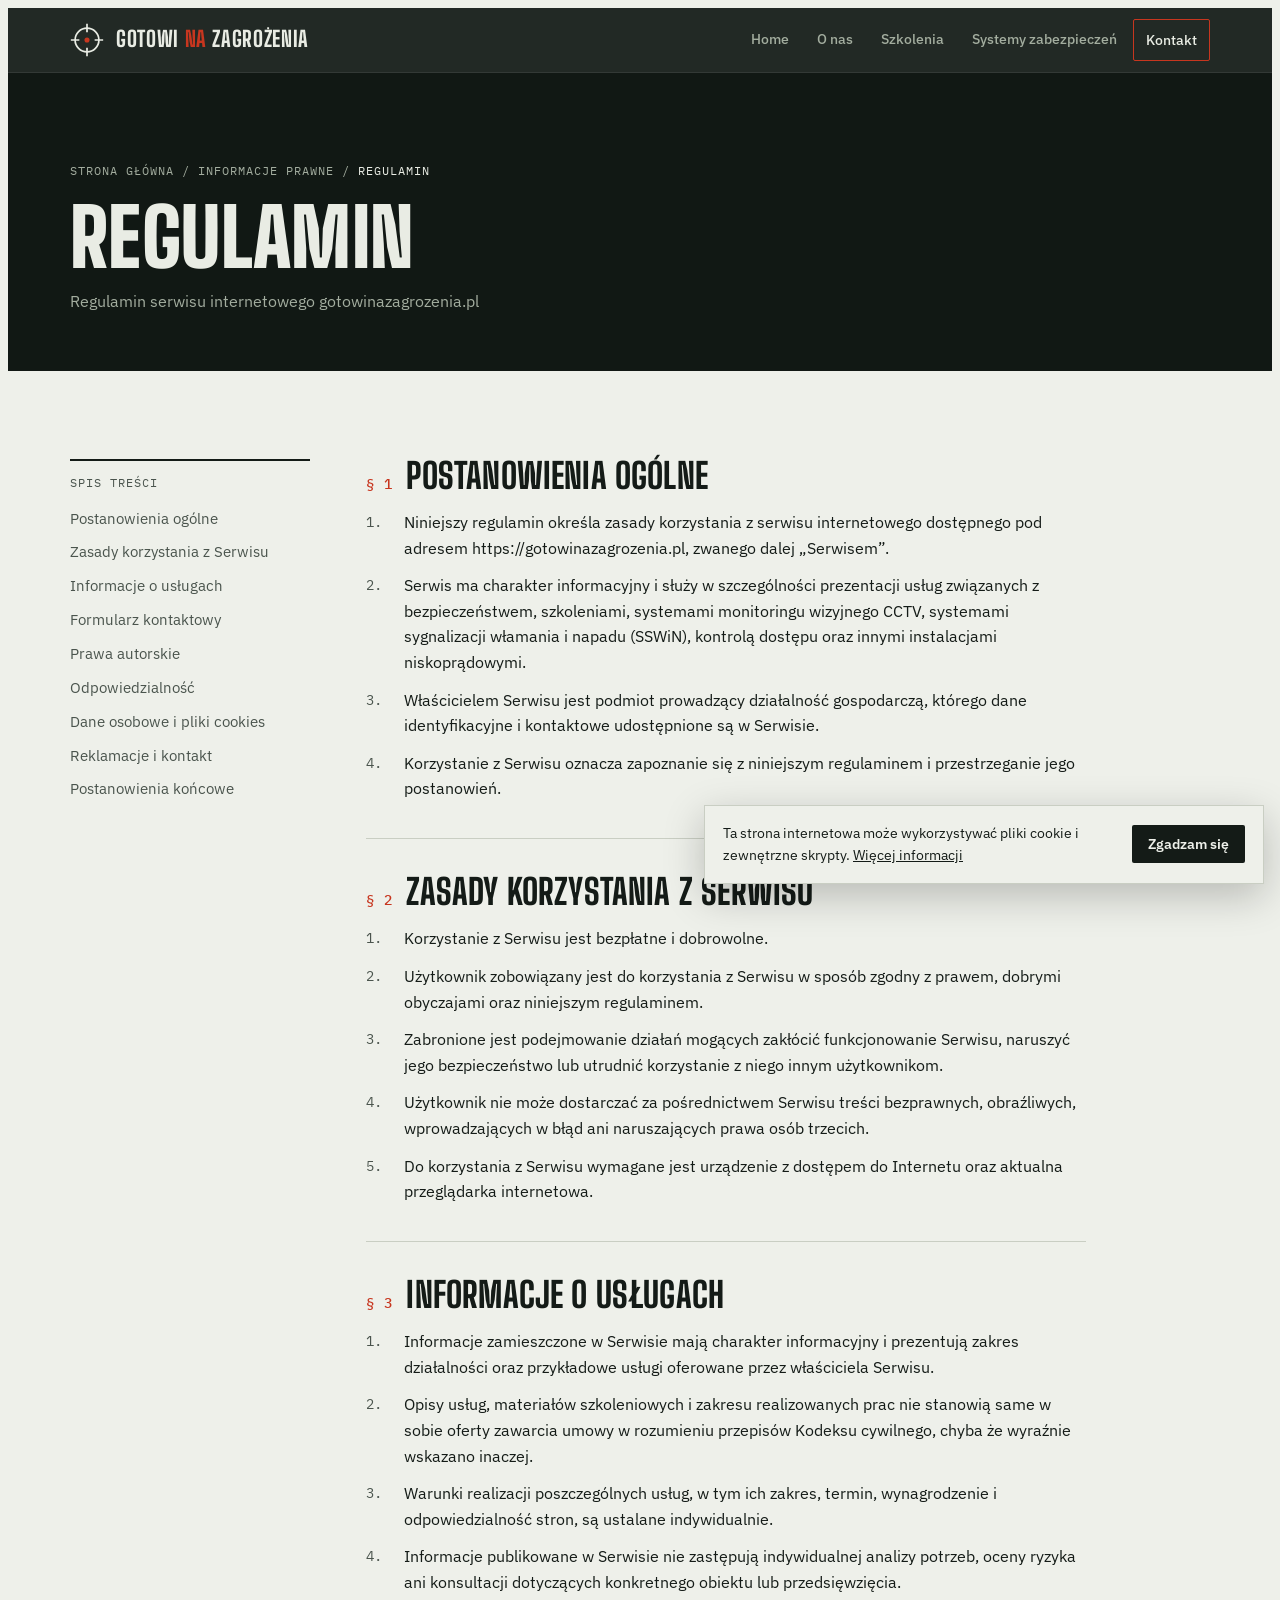
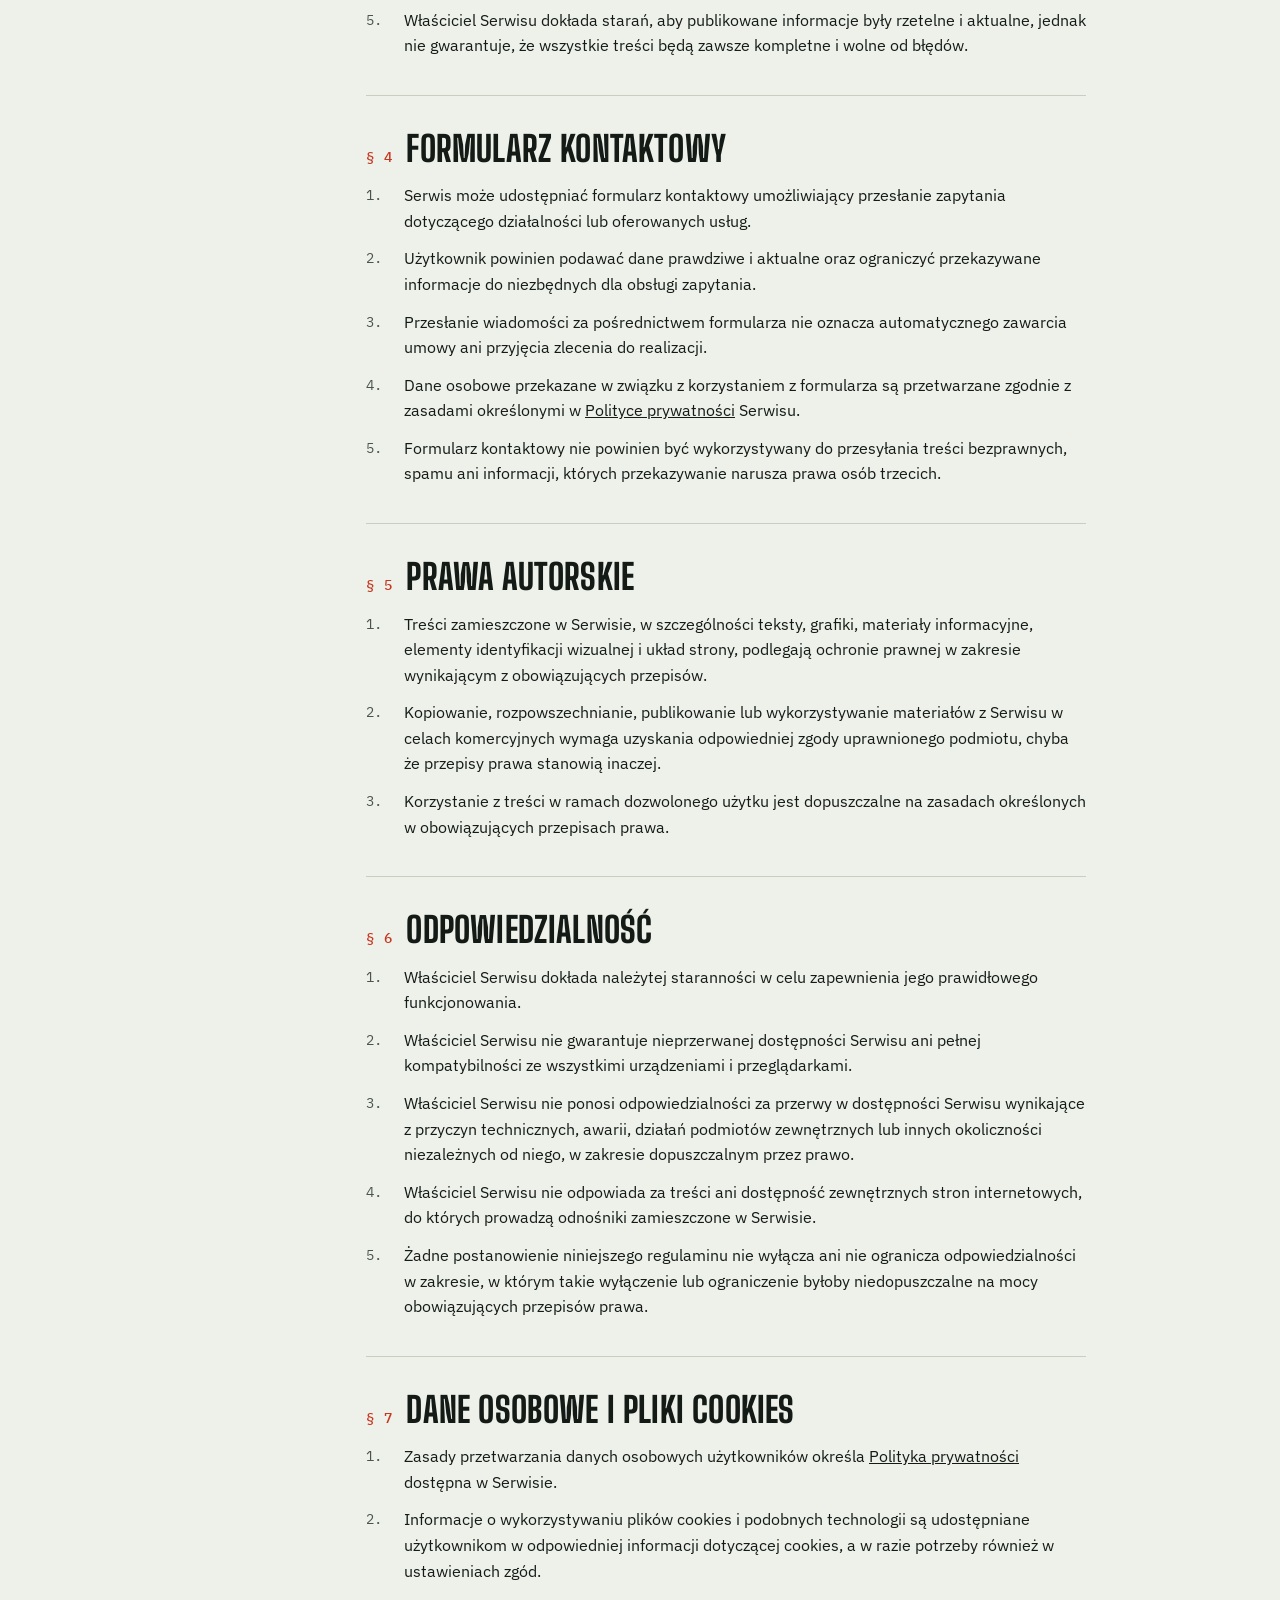
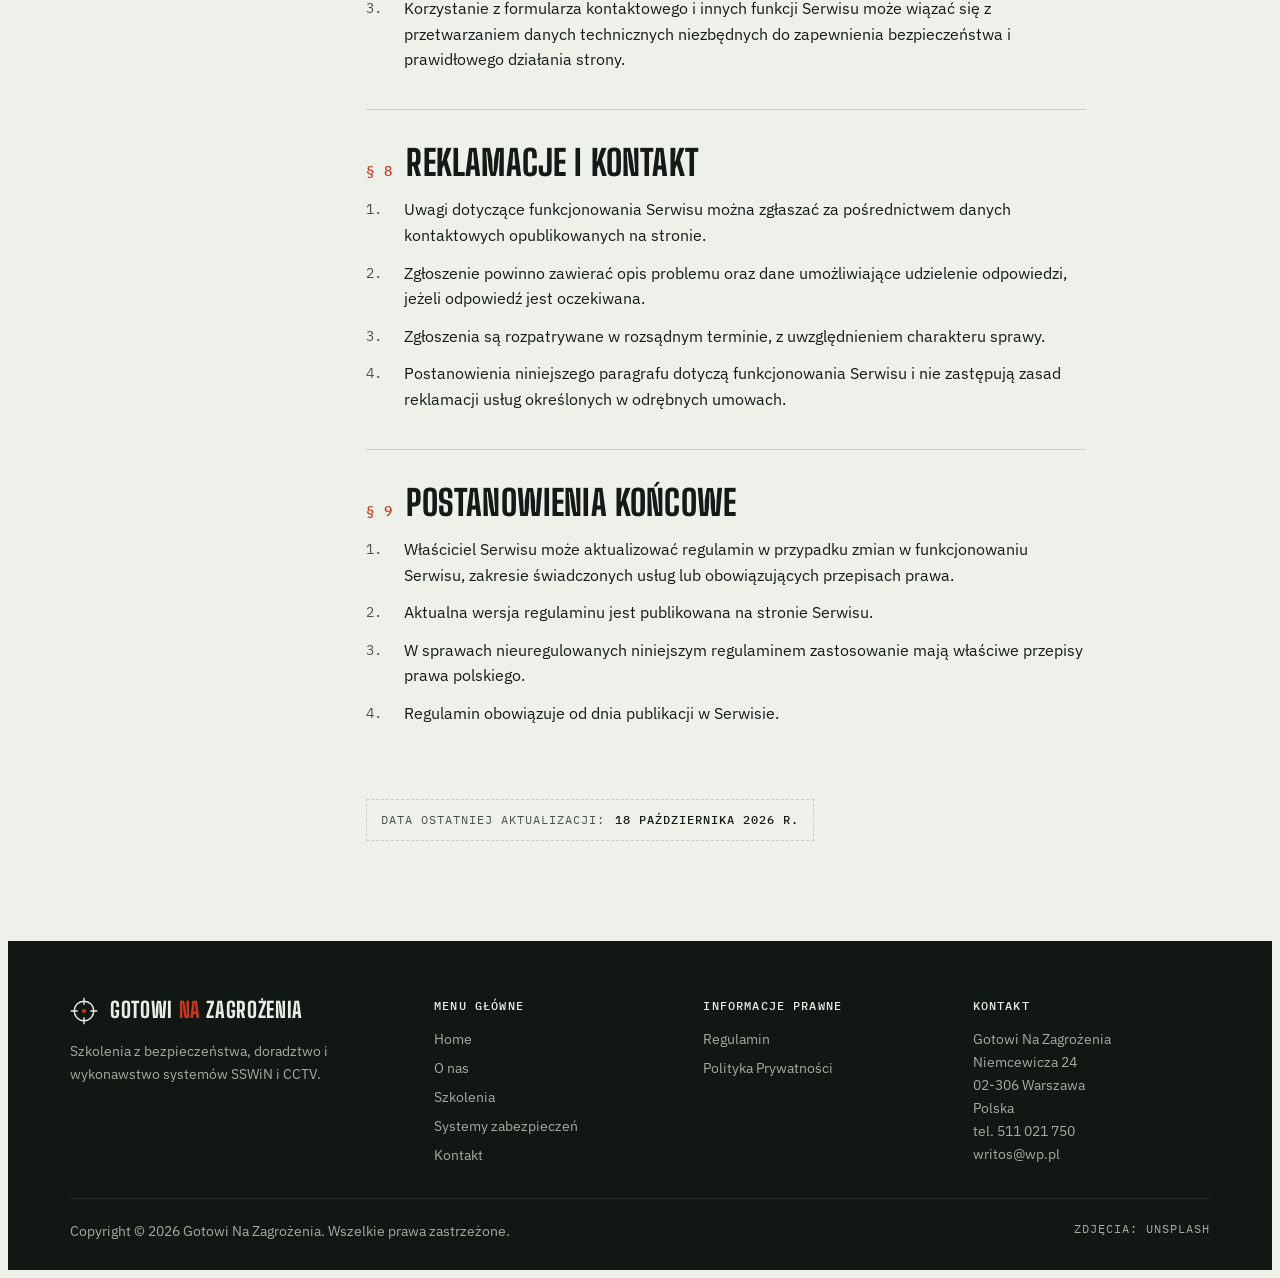
<file: regulamin.html>
<!doctype html>
<html lang="pl">
<head>
<meta charset="utf-8">
<meta name="viewport" content="width=device-width,initial-scale=1,viewport-fit=cover">
<title>Regulamin · Gotowi Na Zagrożenia</title>
<meta name="claude:viewport-fit-sides" content="cover">
<link rel="preconnect" href="https://fonts.googleapis.com">
<link rel="stylesheet" href="https://fonts.googleapis.com/css2?family=Big+Shoulders+Display:wght@600;800;900&family=IBM+Plex+Sans:wght@400;500;600&family=IBM+Plex+Mono:wght@400;500&display=swap">
<link rel="stylesheet" href="styles.css">
</head>
<body>

<header class="top" id="top">
  <div class="wrap">
    <a class="brand" href="index.html#home" aria-label="Gotowi Na Zagrożenia, strona główna">
      <svg width="34" height="34" viewBox="0 0 40 40" fill="none" aria-hidden="true"><circle cx="20" cy="20" r="14" stroke="currentColor" stroke-width="2"/><circle cx="20" cy="20" r="3" fill="var(--signal)"/><path d="M20 1v10M20 29v10M1 20h10M29 20h10" stroke="currentColor" stroke-width="2"/></svg>
      <b>Gotowi <span>Na</span> Zagrożenia</b>
    </a>
    <nav aria-label="Menu główne">
      <button class="burger" type="button" id="burger" aria-expanded="false" aria-controls="menu">MENU</button>
      <ul id="menu">
        <li><a href="index.html#home">Home</a></li>
        <li><a href="index.html#o-nas">O nas</a></li>
        <li><a href="index.html#szkolenia">Szkolenia</a></li>
        <li><a href="index.html#systemy">Systemy zabezpieczeń</a></li>
        <li><a class="cta" href="index.html#kontakt">Kontakt</a></li>
      </ul>
    </nav>
  </div>
</header>
<main>
<section class="doc-hero"><div class="wrap">
  <div class="crumbs mono" aria-label="Okruszki"><a href="index.html">Strona główna</a><span>/</span><span>Informacje prawne</span><span>/</span><span style="color:var(--on-night)">Regulamin</span></div>
  <h1>Regulamin</h1><p>Regulamin serwisu internetowego gotowinazagrozenia.pl</p>
</div></section>
<div class="wrap doc-grid">
  <aside class="toc" aria-label="Spis treści"><span class="mono">Spis treści</span><ol><li><a href="#s1">Postanowienia ogólne</a></li><li><a href="#s2">Zasady korzystania z Serwisu</a></li><li><a href="#s3">Informacje o usługach</a></li><li><a href="#s4">Formularz kontaktowy</a></li><li><a href="#s5">Prawa autorskie</a></li><li><a href="#s6">Odpowiedzialność</a></li><li><a href="#s7">Dane osobowe i pliki cookies</a></li><li><a href="#s8">Reklamacje i kontakt</a></li><li><a href="#s9">Postanowienia końcowe</a></li></ol></aside>
  <article class="doc"><section id="s1"><h2><span class="n">§ 1</span>Postanowienia ogólne</h2><ol><li><span>Niniejszy regulamin określa zasady korzystania z serwisu internetowego dostępnego pod adresem https://gotowinazagrozenia.pl, zwanego dalej „Serwisem”.</span></li><li><span>Serwis ma charakter informacyjny i służy w szczególności prezentacji usług związanych z bezpieczeństwem, szkoleniami, systemami monitoringu wizyjnego CCTV, systemami sygnalizacji włamania i napadu (SSWiN), kontrolą dostępu oraz innymi instalacjami niskoprądowymi.</span></li><li><span>Właścicielem Serwisu jest podmiot prowadzący działalność gospodarczą, którego dane identyfikacyjne i kontaktowe udostępnione są w Serwisie.</span></li><li><span>Korzystanie z Serwisu oznacza zapoznanie się z niniejszym regulaminem i przestrzeganie jego postanowień.</span></li></ol></section><section id="s2"><h2><span class="n">§ 2</span>Zasady korzystania z Serwisu</h2><ol><li><span>Korzystanie z Serwisu jest bezpłatne i dobrowolne.</span></li><li><span>Użytkownik zobowiązany jest do korzystania z Serwisu w sposób zgodny z prawem, dobrymi obyczajami oraz niniejszym regulaminem.</span></li><li><span>Zabronione jest podejmowanie działań mogących zakłócić funkcjonowanie Serwisu, naruszyć jego bezpieczeństwo lub utrudnić korzystanie z niego innym użytkownikom.</span></li><li><span>Użytkownik nie może dostarczać za pośrednictwem Serwisu treści bezprawnych, obraźliwych, wprowadzających w błąd ani naruszających prawa osób trzecich.</span></li><li><span>Do korzystania z Serwisu wymagane jest urządzenie z dostępem do Internetu oraz aktualna przeglądarka internetowa.</span></li></ol></section><section id="s3"><h2><span class="n">§ 3</span>Informacje o usługach</h2><ol><li><span>Informacje zamieszczone w Serwisie mają charakter informacyjny i prezentują zakres działalności oraz przykładowe usługi oferowane przez właściciela Serwisu.</span></li><li><span>Opisy usług, materiałów szkoleniowych i zakresu realizowanych prac nie stanowią same w sobie oferty zawarcia umowy w rozumieniu przepisów Kodeksu cywilnego, chyba że wyraźnie wskazano inaczej.</span></li><li><span>Warunki realizacji poszczególnych usług, w tym ich zakres, termin, wynagrodzenie i odpowiedzialność stron, są ustalane indywidualnie.</span></li><li><span>Informacje publikowane w Serwisie nie zastępują indywidualnej analizy potrzeb, oceny ryzyka ani konsultacji dotyczących konkretnego obiektu lub przedsięwzięcia.</span></li><li><span>Właściciel Serwisu dokłada starań, aby publikowane informacje były rzetelne i aktualne, jednak nie gwarantuje, że wszystkie treści będą zawsze kompletne i wolne od błędów.</span></li></ol></section><section id="s4"><h2><span class="n">§ 4</span>Formularz kontaktowy</h2><ol><li><span>Serwis może udostępniać formularz kontaktowy umożliwiający przesłanie zapytania dotyczącego działalności lub oferowanych usług.</span></li><li><span>Użytkownik powinien podawać dane prawdziwe i aktualne oraz ograniczyć przekazywane informacje do niezbędnych dla obsługi zapytania.</span></li><li><span>Przesłanie wiadomości za pośrednictwem formularza nie oznacza automatycznego zawarcia umowy ani przyjęcia zlecenia do realizacji.</span></li><li><span>Dane osobowe przekazane w związku z korzystaniem z formularza są przetwarzane zgodnie z zasadami określonymi w <a href="polityka-prywatnosci.html">Polityce prywatności</a> Serwisu.</span></li><li><span>Formularz kontaktowy nie powinien być wykorzystywany do przesyłania treści bezprawnych, spamu ani informacji, których przekazywanie narusza prawa osób trzecich.</span></li></ol></section><section id="s5"><h2><span class="n">§ 5</span>Prawa autorskie</h2><ol><li><span>Treści zamieszczone w Serwisie, w szczególności teksty, grafiki, materiały informacyjne, elementy identyfikacji wizualnej i układ strony, podlegają ochronie prawnej w zakresie wynikającym z obowiązujących przepisów.</span></li><li><span>Kopiowanie, rozpowszechnianie, publikowanie lub wykorzystywanie materiałów z Serwisu w celach komercyjnych wymaga uzyskania odpowiedniej zgody uprawnionego podmiotu, chyba że przepisy prawa stanowią inaczej.</span></li><li><span>Korzystanie z treści w ramach dozwolonego użytku jest dopuszczalne na zasadach określonych w obowiązujących przepisach prawa.</span></li></ol></section><section id="s6"><h2><span class="n">§ 6</span>Odpowiedzialność</h2><ol><li><span>Właściciel Serwisu dokłada należytej staranności w celu zapewnienia jego prawidłowego funkcjonowania.</span></li><li><span>Właściciel Serwisu nie gwarantuje nieprzerwanej dostępności Serwisu ani pełnej kompatybilności ze wszystkimi urządzeniami i przeglądarkami.</span></li><li><span>Właściciel Serwisu nie ponosi odpowiedzialności za przerwy w dostępności Serwisu wynikające z przyczyn technicznych, awarii, działań podmiotów zewnętrznych lub innych okoliczności niezależnych od niego, w zakresie dopuszczalnym przez prawo.</span></li><li><span>Właściciel Serwisu nie odpowiada za treści ani dostępność zewnętrznych stron internetowych, do których prowadzą odnośniki zamieszczone w Serwisie.</span></li><li><span>Żadne postanowienie niniejszego regulaminu nie wyłącza ani nie ogranicza odpowiedzialności w zakresie, w którym takie wyłączenie lub ograniczenie byłoby niedopuszczalne na mocy obowiązujących przepisów prawa.</span></li></ol></section><section id="s7"><h2><span class="n">§ 7</span>Dane osobowe i pliki cookies</h2><ol><li><span>Zasady przetwarzania danych osobowych użytkowników określa <a href="polityka-prywatnosci.html">Polityka prywatności</a> dostępna w Serwisie.</span></li><li><span>Informacje o wykorzystywaniu plików cookies i podobnych technologii są udostępniane użytkownikom w odpowiedniej informacji dotyczącej cookies, a w razie potrzeby również w ustawieniach zgód.</span></li><li><span>Korzystanie z formularza kontaktowego i innych funkcji Serwisu może wiązać się z przetwarzaniem danych technicznych niezbędnych do zapewnienia bezpieczeństwa i prawidłowego działania strony.</span></li></ol></section><section id="s8"><h2><span class="n">§ 8</span>Reklamacje i kontakt</h2><ol><li><span>Uwagi dotyczące funkcjonowania Serwisu można zgłaszać za pośrednictwem danych kontaktowych opublikowanych na stronie.</span></li><li><span>Zgłoszenie powinno zawierać opis problemu oraz dane umożliwiające udzielenie odpowiedzi, jeżeli odpowiedź jest oczekiwana.</span></li><li><span>Zgłoszenia są rozpatrywane w rozsądnym terminie, z uwzględnieniem charakteru sprawy.</span></li><li><span>Postanowienia niniejszego paragrafu dotyczą funkcjonowania Serwisu i nie zastępują zasad reklamacji usług określonych w odrębnych umowach.</span></li></ol></section><section id="s9"><h2><span class="n">§ 9</span>Postanowienia końcowe</h2><ol><li><span>Właściciel Serwisu może aktualizować regulamin w przypadku zmian w funkcjonowaniu Serwisu, zakresie świadczonych usług lub obowiązujących przepisach prawa.</span></li><li><span>Aktualna wersja regulaminu jest publikowana na stronie Serwisu.</span></li><li><span>W sprawach nieuregulowanych niniejszym regulaminem zastosowanie mają właściwe przepisy prawa polskiego.</span></li><li><span>Regulamin obowiązuje od dnia publikacji w Serwisie.</span></li></ol></section><p class="updated mono">Data ostatniej aktualizacji: <b>18 października 2026 r.</b></p></article>
</div>
</main>
<footer>
  <div class="wrap">
    <div>
      <a class="brand" href="index.html#home" style="color:var(--on-night);margin-bottom:14px">
        <svg width="28" height="28" viewBox="0 0 40 40" fill="none" aria-hidden="true"><circle cx="20" cy="20" r="14" stroke="currentColor" stroke-width="2"/><circle cx="20" cy="20" r="3" fill="var(--signal)"/><path d="M20 1v10M20 29v10M1 20h10M29 20h10" stroke="currentColor" stroke-width="2"/></svg>
        <b>Gotowi <span>Na</span> Zagrożenia</b>
      </a>
      <p style="margin:0;max-width:34ch">Szkolenia z bezpieczeństwa, doradztwo i wykonawstwo systemów SSWiN i CCTV.</p>
    </div>
    <div><h5>Menu główne</h5><ul><li><a href="index.html#home">Home</a></li><li><a href="index.html#o-nas">O nas</a></li><li><a href="index.html#szkolenia">Szkolenia</a></li><li><a href="index.html#systemy">Systemy zabezpieczeń</a></li><li><a href="index.html#kontakt">Kontakt</a></li></ul></div>
    <div><h5>Informacje prawne</h5><ul><li><a href="regulamin.html">Regulamin</a></li><li><a href="polityka-prywatnosci.html">Polityka Prywatności</a></li></ul></div>
    <div><h5>Kontakt</h5><address>Gotowi Na Zagrożenia<br>Niemcewicza 24<br>02-306 Warszawa<br>Polska<br>tel. 511 021 750<br>writos@wp.pl</address></div>
    <div class="legal"><span>Copyright © 2026 Gotowi Na Zagrożenia. Wszelkie prawa zastrzeżone.</span><span class="mono">Zdjęcia: Unsplash</span></div>
  </div>
</footer>
<div class="cookie" id="cookie" role="region" aria-label="Pliki cookie">
  <p>Ta strona internetowa może wykorzystywać pliki cookie i zewnętrzne skrypty. <a href="polityka-prywatnosci.html">Więcej informacji</a></p>
  <button type="button" id="cookieOk">Zgadzam się</button>
</div>

<script>
(function(){
  var top=document.getElementById('top'),b=document.getElementById('burger');
  b.addEventListener('click',function(){var o=top.classList.toggle('open');b.setAttribute('aria-expanded',o)});
  document.querySelectorAll('#menu a').forEach(function(a){a.addEventListener('click',function(){top.classList.remove('open');b.setAttribute('aria-expanded','false')})});
  var c=document.getElementById('cookie');
  try{if(localStorage.getItem('gnz-cookie'))c.hidden=true}catch(e){}
  document.getElementById('cookieOk').addEventListener('click',function(){c.hidden=true;try{localStorage.setItem('gnz-cookie','1')}catch(e){}});
  var cp=document.getElementById('copyPhone');if(cp)cp.addEventListener('click',function(){
    var btn=this,t='511021750';
    function done(){btn.textContent='SKOPIOWANO';setTimeout(function(){btn.textContent='KOPIUJ'},1600)}
    function sel(){var r=document.createRange();r.selectNodeContents(document.getElementById('phone'));var s=getSelection();s.removeAllRanges();s.addRange(r)}
    try{navigator.clipboard.writeText(t).then(done,sel)}catch(e){sel()}
  });
  var f=document.getElementById('form'),s=document.getElementById('sent');
  if(f)f.addEventListener('submit',function(e){
    e.preventDefault();
    if(!f.checkValidity()){s.style.color='var(--signal)';s.textContent='Uzupełnij imię i nazwisko, poprawny e-mail, wiadomość oraz zaznacz zgodę.';s.hidden=false;return}
    s.style.color='';s.textContent='To jest makieta, więc wiadomość nie została wysłana. Na docelowej stronie formularz trafi na skrzynkę firmy.';s.hidden=false;
  });
})();
</script>
</body>
</html>
</file>
<file: styles.css>
/* Layout: odprawa taktyczna. Ciemna, pełnoszeroka karta otwarcia z celownikiem, potem jasne "akta" z siatką 12 kolumn i kodami sekcji jak w dokumentacji obiektowej. */
:root{
  --paper:#EEF0EA; --paper-2:#E3E6DD; --ink:#141B17; --ink-2:#4A544D; --line:#C9CEC3;
  --night:#111814; --night-2:#1B241F; --on-night:#E9ECE4; --on-night-2:#A3AD9F;
  --signal:#C7361F; --olive:#5A6B3C;
  --display:"Big Shoulders Display","Arial Narrow","Roboto Condensed",Impact,sans-serif;
  --body:"IBM Plex Sans",system-ui,-apple-system,"Segoe UI",sans-serif;
  --mono:"IBM Plex Mono",ui-monospace,Menlo,Consolas,monospace;
  --wrap:1180px;
}
@media (prefers-color-scheme:dark){:root:not([data-theme="light"]){
  --paper:#151B17; --paper-2:#1C241F; --ink:#E6EAE1; --ink-2:#A2AC9F; --line:#2E3832;
  --night:#0B100D; --night-2:#141B17; --on-night:#E9ECE4; --on-night-2:#9AA596;
  --signal:#E5583F; --olive:#9DB071; color-scheme:dark}}
:root[data-theme="dark"]{
  --paper:#151B17; --paper-2:#1C241F; --ink:#E6EAE1; --ink-2:#A2AC9F; --line:#2E3832;
  --night:#0B100D; --night-2:#141B17; --on-night:#E9ECE4; --on-night-2:#9AA596;
  --signal:#E5583F; --olive:#9DB071; color-scheme:dark}

*{box-sizing:border-box}
[hidden]{display:none!important}
html{scroll-behavior:smooth}
@media (prefers-reduced-motion:reduce){html{scroll-behavior:auto}*{animation:none!important;transition:none!important}}
body{background:var(--paper);color:var(--ink);font:400 16px/1.6 var(--body);-webkit-font-smoothing:antialiased}
body::before{content:"";position:fixed;inset:0 0 auto;height:env(safe-area-inset-top,0px);z-index:10;background:var(--night)}
a{color:inherit}
:focus-visible{outline:2px solid var(--signal);outline-offset:3px}
.wrap{max-width:var(--wrap);margin:0 auto;padding-left:max(20px,env(safe-area-inset-left,0px));padding-right:max(20px,env(safe-area-inset-right,0px))}
.mono{font-family:var(--mono);font-size:.78rem;letter-spacing:.08em;text-transform:uppercase}
h1,h2,h3{font-family:var(--display);font-weight:800;line-height:.95;letter-spacing:.005em;text-transform:uppercase;text-wrap:balance;margin:0}

/* Header */
.top{position:sticky;top:env(safe-area-inset-top,0px);z-index:20;background:color-mix(in srgb,var(--night) 92%,transparent);backdrop-filter:blur(8px);color:var(--on-night);border-bottom:1px solid #ffffff14}
.top .wrap{display:flex;align-items:center;justify-content:space-between;gap:20px;min-height:64px}
.brand{display:flex;align-items:center;gap:12px;text-decoration:none}
.brand svg{flex:none}
.brand b{font-family:var(--display);font-weight:800;font-size:1.35rem;letter-spacing:.03em;text-transform:uppercase;line-height:1}
.brand b span{color:var(--signal)}
nav ul{display:flex;gap:4px;list-style:none;margin:0;padding:0;flex-wrap:wrap}
nav a{display:block;padding:8px 12px;text-decoration:none;font-size:.9rem;font-weight:500;color:var(--on-night-2);border-radius:2px;transition:color .15s,background .15s}
nav a:hover{color:var(--on-night);background:#ffffff10}
nav a.cta{color:var(--on-night);border:1px solid var(--signal)}
nav a.cta:hover{background:var(--signal)}
.burger{display:none}
@media (max-width:860px){
  nav ul{display:none}
  .top.open nav ul{display:flex;position:absolute;left:0;right:0;top:100%;flex-direction:column;background:var(--night);padding:8px max(20px,env(safe-area-inset-right,0px)) 16px max(20px,env(safe-area-inset-left,0px));border-bottom:1px solid #ffffff14}
  .burger{display:inline-flex;align-items:center;gap:8px;background:none;border:1px solid #ffffff30;color:var(--on-night);font:500 .8rem var(--mono);letter-spacing:.1em;padding:8px 12px;border-radius:2px;cursor:pointer}
}

/* Hero */
.hero{position:relative;background:var(--night);color:var(--on-night);overflow:hidden;isolation:isolate}
.hero .photo{position:absolute;inset:0;z-index:-2;background:radial-gradient(120% 90% at 80% 20%,#2a3a2c 0%,var(--night) 60%)}
.hero .photo img{width:100%;height:100%;object-fit:cover;opacity:.42;filter:grayscale(.6) contrast(1.1)}
.hero::after{content:"";position:absolute;inset:0;z-index:-1;background:
  linear-gradient(90deg,var(--night) 0%,color-mix(in srgb,var(--night) 70%,transparent) 55%,transparent 100%),
  repeating-linear-gradient(0deg,#ffffff06 0 1px,transparent 1px 4px)}
.hero .wrap{display:grid;grid-template-columns:minmax(0,1.35fr) minmax(0,1fr);gap:40px;align-items:center;padding-block:clamp(56px,9vw,120px)}
.eyebrow{display:flex;align-items:center;gap:10px;color:var(--on-night-2)}
.eyebrow i{width:8px;height:8px;border-radius:50%;background:var(--signal);box-shadow:0 0 0 0 var(--signal);animation:rec 2s infinite}
@keyframes rec{0%{box-shadow:0 0 0 0 color-mix(in srgb,var(--signal) 70%,transparent)}70%{box-shadow:0 0 0 10px transparent}100%{box-shadow:0 0 0 0 transparent}}
.hero h1{font-size:clamp(2.9rem,7.6vw,6.4rem);font-weight:900;margin:18px 0 22px}
.hero h1 em{font-style:normal;color:var(--signal)}
.hero .lead{font-family:var(--display);font-weight:600;font-size:clamp(1.15rem,2vw,1.5rem);letter-spacing:.06em;text-transform:uppercase;color:var(--on-night-2);margin:0 0 32px;padding-left:16px;border-left:2px solid var(--signal)}
.btns{display:flex;gap:12px;flex-wrap:wrap}
.btn{display:inline-flex;align-items:center;gap:10px;padding:14px 22px;font:600 .95rem var(--body);text-decoration:none;border-radius:2px;transition:transform .15s,background .15s}
.btn:active{transform:translateY(1px)}
.btn.primary{background:var(--signal);color:#fff}
.btn.primary:hover{background:color-mix(in srgb,var(--signal) 85%,#000)}
.btn.ghost{border:1px solid #ffffff40;color:var(--on-night)}
.btn.ghost:hover{background:#ffffff12}
.reticle{justify-self:center;width:min(100%,380px);aspect-ratio:1;max-width:100%;position:relative}
.reticle svg{width:100%;height:100%;display:block}
.reticle .spin{transform-origin:50% 50%;animation:spin 40s linear infinite}
@keyframes spin{to{transform:rotate(360deg)}}
.reticle .tag{position:absolute;font-family:var(--mono);font-size:.7rem;letter-spacing:.1em;color:var(--on-night-2);background:color-mix(in srgb,var(--night) 80%,transparent);padding:4px 8px;border:1px solid #ffffff1c}
.reticle .t1{top:8%;left:-4%}.reticle .t2{bottom:14%;right:-6%}.reticle .t3{top:46%;right:-10%}
.ticker{border-top:1px solid #ffffff14;color:var(--on-night-2)}
.ticker .wrap{display:flex;flex-wrap:wrap;gap:8px 32px;padding-block:16px}
.ticker span::before{content:"+ ";color:var(--signal)}
@media (max-width:860px){.hero .wrap{grid-template-columns:1fr}.reticle{width:min(70%,300px)}.reticle .t3{display:none}}

/* Sections */
section{scroll-margin-top:70px}
.sec{padding-block:clamp(64px,9vw,112px)}
.sec-head{display:grid;grid-template-columns:minmax(0,220px) minmax(0,1fr);gap:24px 48px;margin-bottom:48px;align-items:start}
.code{color:var(--ink-2);border-top:2px solid var(--ink);padding-top:10px;display:flex;justify-content:space-between;gap:12px}
.code b{color:var(--signal);font-weight:500}
.sec-head h2{font-size:clamp(2.2rem,5vw,3.9rem)}
.sec-head p{max-width:62ch;color:var(--ink-2);font-size:1.075rem;margin:16px 0 0}
@media (max-width:760px){.sec-head{grid-template-columns:1fr}}

/* Co robimy */
.pillars{display:grid;grid-template-columns:repeat(4,minmax(0,1fr));border-top:1px solid var(--line);border-left:1px solid var(--line)}
.pillar{padding:28px 24px 32px;border-right:1px solid var(--line);border-bottom:1px solid var(--line);display:flex;flex-direction:column;gap:14px;min-width:0;transition:background .2s}
.pillar:hover{background:var(--paper-2)}
.pillar .k{display:flex;justify-content:space-between;color:var(--ink-2)}
.pillar .k b{color:var(--olive);font-weight:500}
.pillar h3{font-size:1.7rem}
.pillar p{margin:0;color:var(--ink-2);font-size:.95rem}
@media (max-width:980px){.pillars{grid-template-columns:repeat(2,minmax(0,1fr))}}
@media (max-width:520px){.pillars{grid-template-columns:1fr}}
.motto{margin-top:56px;display:flex;flex-wrap:wrap;align-items:baseline;gap:8px 24px}
.motto strong{font-family:var(--display);font-weight:900;font-size:clamp(2rem,5vw,3.4rem);text-transform:uppercase;line-height:1}
.motto strong span{color:var(--signal)}
.motto small{color:var(--ink-2)}

/* O nas */
.team{background:var(--paper-2);border-block:1px solid var(--line)}
.people{display:grid;grid-template-columns:repeat(2,minmax(0,1fr));gap:24px}
.person{background:var(--paper);border:1px solid var(--line);display:grid;grid-template-rows:auto 1fr;min-width:0}
.person header{display:flex;gap:20px;align-items:center;padding:24px;border-bottom:1px dashed var(--line)}
.badge{flex:none;width:76px;height:76px;display:grid;place-items:center;background:var(--night);color:var(--on-night);font-family:var(--display);font-weight:800;font-size:1.8rem;position:relative}
.badge::after{content:"";position:absolute;inset:6px;border:1px solid #ffffff2a}
.person .role{color:var(--signal)}
.person h3{font-size:2rem;margin-top:6px}
.person .bio{padding:24px;margin:0;color:var(--ink-2)}
.chips{display:flex;flex-wrap:wrap;gap:8px;padding:0 24px 24px}
.chip{font-family:var(--mono);font-size:.72rem;letter-spacing:.06em;padding:5px 9px;border:1px solid var(--line);color:var(--ink)}
@media (max-width:860px){.people{grid-template-columns:1fr}}

/* Szkolenia */
.train-grid{display:grid;grid-template-columns:minmax(0,1fr) minmax(0,1.1fr);gap:48px;align-items:start}
.figure{position:relative;background:linear-gradient(135deg,var(--olive),var(--night));aspect-ratio:4/5;max-width:100%;overflow:hidden}
.figure img{width:100%;height:100%;object-fit:cover;display:block;filter:grayscale(.35)}
.figure figcaption{position:absolute;left:0;right:0;bottom:0;padding:14px 16px;background:linear-gradient(transparent,#000000b0);color:#fff}
.figure .corner{position:absolute;width:26px;height:26px;border:2px solid #fff;opacity:.85}
.figure .c1{top:14px;left:14px;border-right:0;border-bottom:0}.figure .c2{top:14px;right:14px;border-left:0;border-bottom:0}
.goals{border:1px solid var(--line);background:var(--paper)}
.goals h3{font-size:1.5rem;padding:20px 24px;border-bottom:1px solid var(--line);display:flex;justify-content:space-between;align-items:baseline;gap:12px}
.goals h3 small{font-family:var(--mono);font-size:.72rem;font-weight:400;color:var(--ink-2);letter-spacing:.08em}
.goals ol{list-style:none;margin:0;padding:8px 0;counter-reset:g}
.goals li{counter-increment:g;display:grid;grid-template-columns:44px minmax(0,1fr);gap:8px;padding:12px 24px}
.goals li::before{content:counter(g,decimal-leading-zero);font-family:var(--mono);font-size:.8rem;color:var(--signal);padding-top:3px}
.goals .intro{padding:18px 24px 0;margin:0;color:var(--ink-2);font-size:.95rem}
.audience{margin-top:64px}
.audience h3.sub{font-size:2rem;margin-bottom:24px}
.aud{display:grid;grid-template-columns:repeat(4,minmax(0,1fr));gap:16px}
.card{border:1px solid var(--line);padding:24px;display:flex;flex-direction:column;gap:12px;min-width:0;background:var(--paper)}
.card .ico{width:40px;height:40px;color:var(--signal)}
.card h4{margin:0;font-family:var(--display);font-weight:800;font-size:1.45rem;text-transform:uppercase;line-height:1}
.card ul{margin:0;padding:0;list-style:none;display:flex;flex-direction:column;gap:6px;color:var(--ink-2);font-size:.93rem}
.card li::before{content:"— ";color:var(--olive)}
.card.ext{background:var(--night);color:var(--on-night);border-color:var(--night)}
.card.ext ul{color:var(--on-night-2)}
@media (max-width:980px){.train-grid{grid-template-columns:1fr}.figure{aspect-ratio:16/9}.aud{grid-template-columns:repeat(2,minmax(0,1fr))}}
@media (max-width:520px){.aud{grid-template-columns:1fr}}

/* Systemy */
.systems{background:var(--night);color:var(--on-night)}
.systems .code{border-color:var(--on-night);color:var(--on-night-2)}
.systems .sec-head p{color:var(--on-night-2)}
.sys-band{position:relative;aspect-ratio:21/7;max-width:100%;margin-bottom:56px;overflow:hidden;background:linear-gradient(120deg,#26332a,#0d130f)}
.sys-band img{width:100%;height:100%;object-fit:cover;opacity:.7;filter:grayscale(.5) contrast(1.05)}
.sys-band .hud{position:absolute;inset:0;display:flex;justify-content:space-between;align-items:flex-start;padding:16px;font-family:var(--mono);font-size:.72rem;letter-spacing:.1em;color:#fff}
.sys-band .hud span{background:#00000080;padding:4px 8px}
.sys-band .hud .rec::before{content:"● ";color:var(--signal)}
@media (max-width:640px){.sys-band{aspect-ratio:16/9}}
.scope{display:grid;grid-template-columns:repeat(3,minmax(0,1fr));gap:1px;background:#ffffff1a;border:1px solid #ffffff1a}
.scope li{list-style:none;background:var(--night);padding:24px;display:flex;flex-direction:column;gap:10px;min-width:0;transition:background .2s}
.scope li:hover{background:var(--night-2)}
.scope .tag{font-family:var(--mono);font-size:.7rem;letter-spacing:.1em;color:var(--signal)}
.scope h4{margin:0;font-family:var(--display);font-weight:800;font-size:1.4rem;text-transform:uppercase;line-height:1.02}
.scope p{margin:0;color:var(--on-night-2);font-size:.93rem}
.scope{padding:0;margin:0}
@media (max-width:980px){.scope{grid-template-columns:repeat(2,minmax(0,1fr))}}
@media (max-width:600px){.scope{grid-template-columns:1fr}}
.practice{margin-top:56px;display:grid;grid-template-columns:minmax(0,220px) minmax(0,1fr);gap:24px 48px}
.practice h3{font-size:1.9rem}
.practice p{margin:0;max-width:66ch;color:var(--on-night-2);font-size:1.05rem}
@media (max-width:760px){.practice{grid-template-columns:1fr}}

/* Kontakt */
.contact-grid{display:grid;grid-template-columns:minmax(0,1fr) minmax(0,1.2fr);gap:48px}
.info{display:flex;flex-direction:column;gap:28px}
.info .row{border-top:1px solid var(--line);padding-top:14px;display:grid;gap:6px}
.info .row .mono{color:var(--ink-2)}
.big{font-family:var(--display);font-weight:800;font-size:clamp(2rem,4.5vw,3rem);line-height:1;text-transform:uppercase;letter-spacing:.02em;font-variant-numeric:tabular-nums}
.copy{margin-left:8px;font:500 .72rem var(--mono);letter-spacing:.08em;background:none;border:1px solid var(--line);color:var(--ink-2);padding:5px 9px;cursor:pointer;vertical-align:middle;border-radius:2px}
.copy:hover{border-color:var(--ink);color:var(--ink)}
.map{display:flex;align-items:center;gap:12px;padding:16px;border:1px dashed var(--line);text-decoration:none;color:var(--ink-2);font-size:.92rem}
.map:hover{border-color:var(--signal);color:var(--ink)}
form{border:1px solid var(--line);background:var(--paper-2);padding:clamp(20px,3vw,32px);display:grid;grid-template-columns:repeat(2,minmax(0,1fr));gap:18px}
form h3{grid-column:1/-1;font-size:1.8rem}
.f{display:grid;gap:6px;min-width:0}
.f.full{grid-column:1/-1}
.f label{font-family:var(--mono);font-size:.72rem;letter-spacing:.08em;text-transform:uppercase;color:var(--ink-2)}
.f input,.f textarea{font:400 1rem var(--body);color:var(--ink);background:var(--paper);border:1px solid var(--line);border-radius:2px;padding:12px 14px;width:100%}
.f input:focus,.f textarea:focus{outline:none;border-color:var(--signal);box-shadow:0 0 0 3px color-mix(in srgb,var(--signal) 20%,transparent)}
.f textarea{min-height:140px;resize:vertical}
.consent{grid-column:1/-1;display:flex;gap:10px;align-items:flex-start;font-size:.85rem;color:var(--ink-2)}
.consent input{margin-top:4px;accent-color:var(--signal)}
form .btn{justify-self:start;border:0;cursor:pointer}
.sent{grid-column:1/-1;margin:0;font-size:.92rem;color:var(--olive);font-weight:500}
@media (max-width:860px){.contact-grid{grid-template-columns:1fr}}
@media (max-width:520px){form{grid-template-columns:1fr}}

/* Footer */
footer{background:var(--night);color:var(--on-night-2);font-size:.9rem}
footer .wrap{display:grid;grid-template-columns:minmax(0,1.4fr) repeat(3,minmax(0,1fr));gap:32px;padding-block:56px 28px}
footer h5{margin:0 0 12px;font-family:var(--mono);font-weight:500;font-size:.72rem;letter-spacing:.1em;text-transform:uppercase;color:var(--on-night)}
footer ul{list-style:none;margin:0;padding:0;display:grid;gap:6px}
footer a{text-decoration:none}
footer a:hover{color:var(--on-night)}
footer address{font-style:normal}
.legal{grid-column:1/-1;border-top:1px solid #ffffff14;padding-top:20px;display:flex;justify-content:space-between;flex-wrap:wrap;gap:12px}
@media (max-width:860px){footer .wrap{grid-template-columns:repeat(2,minmax(0,1fr))}}
@media (max-width:480px){footer .wrap{grid-template-columns:1fr}}

.cookie{position:fixed;left:max(16px,env(safe-area-inset-left,0px));right:max(16px,env(safe-area-inset-right,0px));bottom:calc(16px + env(safe-area-inset-bottom,0px));z-index:30;max-width:560px;margin-left:auto;background:var(--paper);color:var(--ink);border:1px solid var(--line);box-shadow:0 12px 40px #0000003a;padding:16px 18px;display:flex;gap:16px;align-items:center;flex-wrap:wrap;font-size:.88rem}
.cookie p{margin:0;flex:1 1 240px}
.cookie button{background:var(--ink);color:var(--paper);border:0;padding:10px 16px;font:600 .85rem var(--body);cursor:pointer;border-radius:2px}

/* Dokumenty prawne */
.doc-hero{background:var(--night);color:var(--on-night)}
.doc-hero .wrap{padding-block:clamp(48px,7vw,88px) clamp(36px,5vw,56px)}
.crumbs{display:flex;gap:8px;flex-wrap:wrap;color:var(--on-night-2)}
.crumbs a{text-decoration:none}.crumbs a:hover{color:var(--on-night)}
.doc-hero h1{font-size:clamp(2.6rem,7vw,5rem);font-weight:900;margin:18px 0 14px}
.doc-hero p{margin:0;color:var(--on-night-2);max-width:62ch}
.doc-grid{display:grid;grid-template-columns:minmax(0,240px) minmax(0,1fr);gap:56px;padding-block:clamp(48px,7vw,88px)}
.toc{position:sticky;top:calc(84px + env(safe-area-inset-top,0px));align-self:start;border-top:2px solid var(--ink);padding-top:12px}
.toc .mono{color:var(--ink-2);display:block;margin-bottom:10px}
.toc ol{list-style:none;margin:0;padding:0;display:grid;gap:2px}
.toc a{display:block;padding:6px 0;text-decoration:none;color:var(--ink-2);font-size:.92rem;line-height:1.35}
.toc a:hover{color:var(--signal)}
.doc{max-width:72ch;min-width:0}
.doc section{scroll-margin-top:90px;padding-bottom:36px;margin-bottom:36px;border-bottom:1px solid var(--line)}
.doc section:last-of-type{border-bottom:0}
.doc h2{font-size:clamp(1.6rem,3.2vw,2.2rem);display:flex;gap:14px;align-items:baseline;margin-bottom:18px}
.doc h2 .n{font-family:var(--mono);font-size:.85rem;font-weight:500;color:var(--signal);letter-spacing:.06em;flex:none}
.doc ol,.doc ul{margin:0;padding:0;list-style:none;display:grid;gap:12px}
.doc ol{counter-reset:p}
.doc ol>li{counter-increment:p;display:grid;grid-template-columns:32px minmax(0,1fr);gap:6px}
.doc ol>li::before{content:counter(p) ".";font-family:var(--mono);font-size:.85rem;color:var(--ink-2);padding-top:2px}
.doc ul>li{display:grid;grid-template-columns:20px minmax(0,1fr);gap:4px}
.doc ul>li::before{content:"—";color:var(--olive)}
.doc p{margin:0 0 12px}
.doc ul+p,.doc p+ul{margin-top:12px}
.doc .card-admin{border:1px solid var(--line);background:var(--paper-2);padding:20px 22px;margin:16px 0;display:grid;gap:4px;font-variant-numeric:tabular-nums}
.doc .card-admin .mono{color:var(--ink-2);margin-bottom:6px}
.doc .card-admin b{font-family:var(--display);font-size:1.4rem;text-transform:uppercase;letter-spacing:.02em}
.updated{display:inline-flex;gap:10px;align-items:center;padding:10px 14px;border:1px dashed var(--line);color:var(--ink-2)}
.updated b{color:var(--ink);font-weight:500}
@media (max-width:860px){.doc-grid{grid-template-columns:1fr;gap:32px}.toc{position:static}}

/* Kontakt: e-mail zamiast formularza */
.mailbox{border:1px solid var(--line);background:var(--paper-2);padding:clamp(24px,4vw,40px);display:flex;flex-direction:column;gap:16px;align-items:flex-start;position:relative;overflow:hidden}
.mailbox::after{content:"";position:absolute;right:-60px;top:-60px;width:200px;height:200px;border-radius:50%;border:1px solid var(--line);box-shadow:0 0 0 30px transparent,0 0 0 31px var(--line)}
.mailbox .mono{color:var(--signal)}
.mailbox h3{font-size:clamp(1.8rem,3.4vw,2.4rem);max-width:18ch}
.mailbox p{margin:0;color:var(--ink-2);max-width:52ch}
.mailbox small{color:var(--ink-2);font-size:.85rem}
.mailbox small b{color:var(--ink);font-weight:500}
.btn-mail{font-size:1.05rem;padding:16px 26px}
</file>
